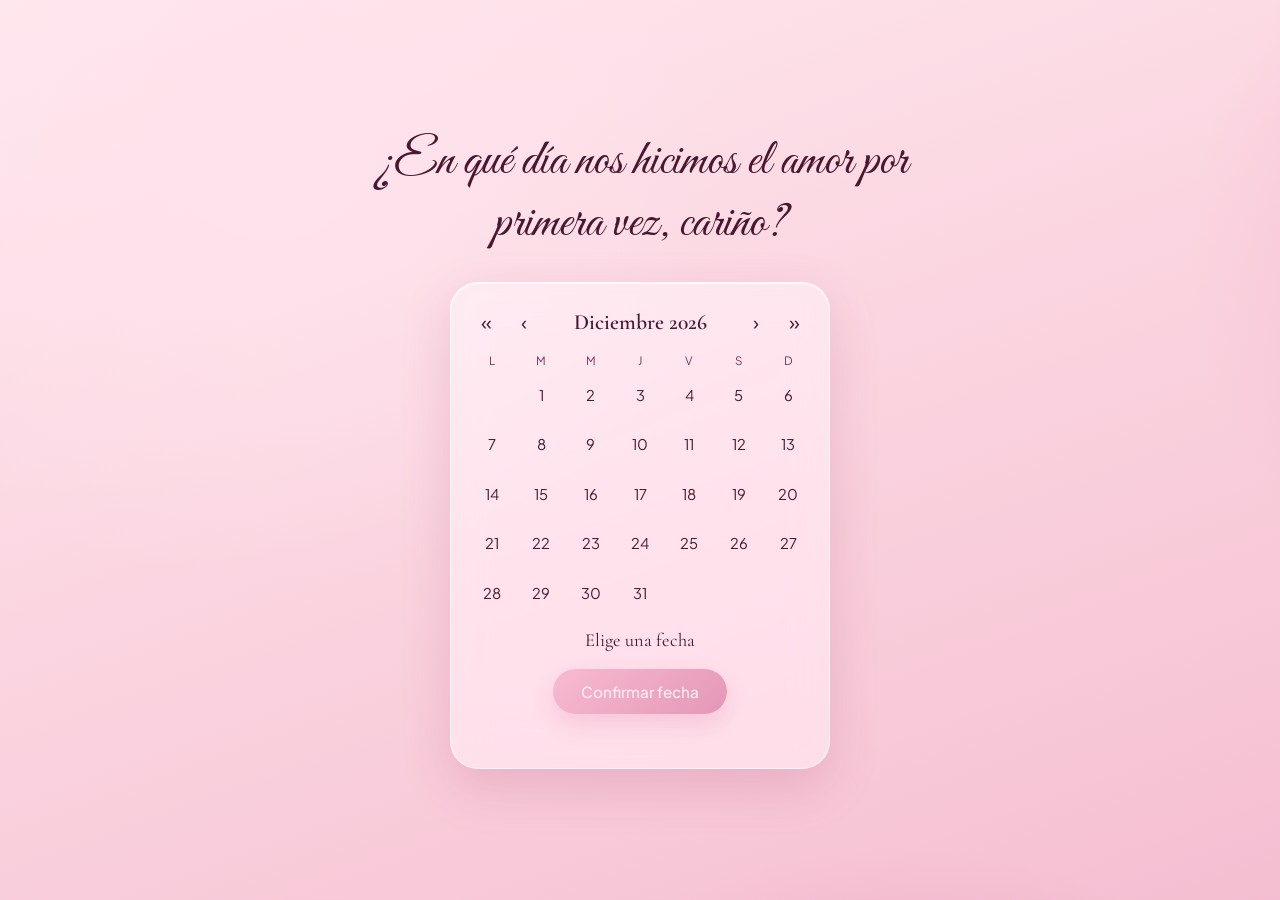
<file: mi-sitio-michelle/mi-sitio-michelle/index.html>
<!DOCTYPE html>
<html lang="es">
<head>
  <meta charset="UTF-8">
  <meta name="viewport" content="width=device-width, initial-scale=1, viewport-fit=cover">
  <meta name="theme-color" content="#f8c9d8">
  <meta name="robots" content="noindex, nofollow">
  <title>Para Michelle</title>
  <link rel="preconnect" href="https://fonts.googleapis.com">
  <link rel="preconnect" href="https://fonts.gstatic.com" crossorigin>
  <link href="https://fonts.googleapis.com/css2?family=Cormorant+Garamond:ital,wght@0,400;0,500;0,600;1,400;1,500&family=Great+Vibes&family=Plus+Jakarta+Sans:wght@300;400;500;600&display=swap" rel="stylesheet">
  <link rel="stylesheet" href="css/style.css">
</head>
<body>
  <div class="backdrop" aria-hidden="true"></div>
  <canvas id="bubbles" aria-hidden="true"></canvas>

  <!-- 1. CUENTA REGRESIVA -->
  <main id="screen-1" class="screen active" data-screen="1">
    <div class="center-stack">
      <p class="script">Nuestra historia se desbloquea pronto...</p>
      <div class="countdown" role="timer" aria-live="off">
        <div class="unit glass"><span class="num" id="cd-days">00</span><span class="lbl">días</span></div>
        <div class="unit glass"><span class="num" id="cd-hours">00</span><span class="lbl">horas</span></div>
        <div class="unit glass"><span class="num" id="cd-mins">00</span><span class="lbl">minutos</span></div>
        <div class="unit glass"><span class="num" id="cd-secs">00</span><span class="lbl">segundos</span></div>
      </div>
      <p class="hint">1 de octubre de 2026</p>
    </div>
    <div class="bypass-glow" id="bypass-glow"></div>
    <div class="bypass-bar"><i id="bypass-fill"></i></div>
  </main>

  <!-- 2. PIN -->
  <section id="screen-2" class="screen" data-screen="2">
    <div class="center-stack">
      <h1 class="script big">¿En qué día nos hicimos el amor por primera vez, cariño?</h1>

      <div class="pin glass" id="pin-card">
        <div class="cal-head">
          <button class="icon-btn" id="cal-prev-y" aria-label="Año anterior">«</button>
          <button class="icon-btn" id="cal-prev-m" aria-label="Mes anterior">‹</button>
          <div class="cal-title" id="cal-title" aria-live="polite">octubre 2026</div>
          <button class="icon-btn" id="cal-next-m" aria-label="Mes siguiente">›</button>
          <button class="icon-btn" id="cal-next-y" aria-label="Año siguiente">»</button>
        </div>
        <div class="cal-week" aria-hidden="true"><span>L</span><span>M</span><span>M</span><span>J</span><span>V</span><span>S</span><span>D</span></div>
        <div class="cal-grid" id="cal-grid" role="grid"></div>
        <p class="pin-selected" id="pin-selected">Elige una fecha</p>
        <button class="btn" id="pin-confirm" disabled>Confirmar fecha</button>
        <p class="pin-msg" id="pin-msg" role="status"></p>
      </div>
    </div>
  </section>

  <!-- 3. LA CARTA -->
  <section id="screen-3" class="screen scroll" data-screen="3">
    <article class="letter" id="letter">
      <h2 class="script greeting" id="letter-greeting"></h2>
      <div id="letter-body"></div>
      <div class="letter-end" id="letter-end">
        <button class="btn glow" id="letter-final"></button>
      </div>
      <p class="tap-hint" id="tap-hint">Toca la pantalla, hay burbujas</p>
    </article>
  </section>

  <!-- 4. SALA DE MÚSICA Y RECUERDOS -->
  <section id="screen-4" class="screen" data-screen="4">
    <div class="room">
      <div class="fragment-wrap" aria-live="polite">
        <blockquote class="fragment glass" id="fragment">
          <p id="fragment-text">Dale play a una canción y te dejo un recuerdo.</p>
        </blockquote>
      </div>

      <div class="player glass">
        <div class="now">
          <div class="now-title" id="now-title">—</div>
          <div class="now-artist" id="now-artist"></div>
        </div>

        <div class="progress">
          <span class="time" id="t-cur">0:00</span>
          <input type="range" id="seek" min="0" max="1000" value="0" aria-label="Progreso de la canción">
          <span class="time" id="t-dur">0:00</span>
        </div>

        <div class="controls">
          <button class="icon-btn round" id="btn-prev" aria-label="Canción anterior">
            <svg viewBox="0 0 24 24" width="20" height="20"><path d="M6 5h2v14H6zM20 5v14L9 12z" fill="currentColor"/></svg>
          </button>
          <button class="icon-btn round main" id="btn-play" aria-label="Reproducir">
            <svg class="i-play" viewBox="0 0 24 24" width="26" height="26"><path d="M8 5v14l11-7z" fill="currentColor"/></svg>
            <svg class="i-pause" viewBox="0 0 24 24" width="26" height="26"><path d="M7 5h4v14H7zM13 5h4v14h-4z" fill="currentColor"/></svg>
          </button>
          <button class="icon-btn round" id="btn-next" aria-label="Siguiente canción">
            <svg viewBox="0 0 24 24" width="20" height="20"><path d="M16 5h2v14h-2zM4 5v14l11-7z" fill="currentColor"/></svg>
          </button>
        </div>

        <button class="btn ghost" id="btn-memory">Otro recuerdo</button>

        <ul class="tracklist" id="tracklist"></ul>
      </div>
    </div>
  </section>

  <script src="data/data.js"></script>
  <script src="js/script.js"></script>
</body>
</html>
</file>
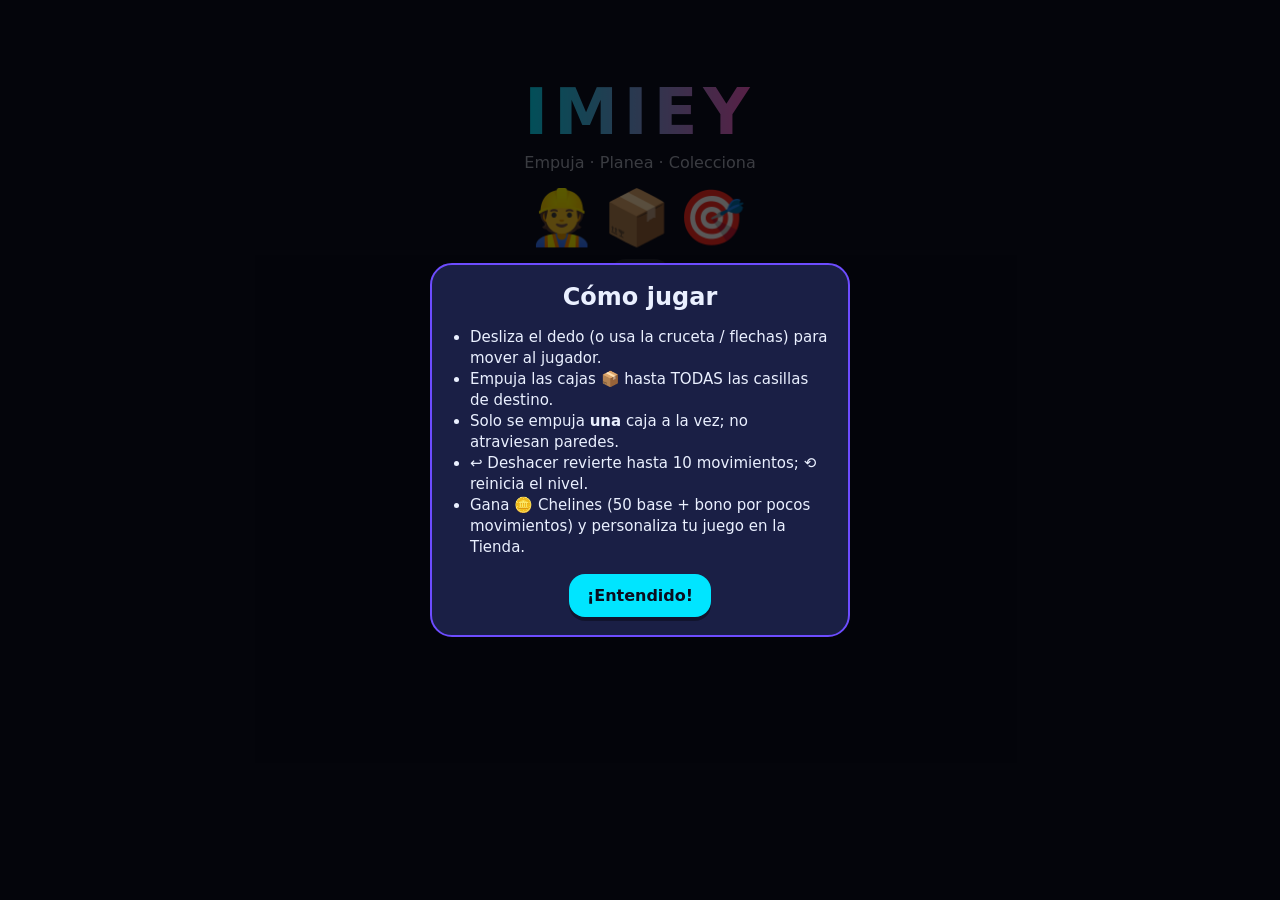
<file: IMIEY.html>
<!DOCTYPE html><html lang="es"><head><meta charset="utf-8">
<meta name="viewport" content="width=device-width,initial-scale=1,maximum-scale=1,user-scalable=no,viewport-fit=cover">
<meta name="theme-color" content="#0b0d1f"><title>IMIEY</title>
<style>
:root{--bg:#0b0d1f;--fl:#161a3a;--wl:#3b2a7a;--wl2:#6d4cff;--ac:#00e5ff;--tx:#eaf0ff;--cd:#1a1f45;box-sizing:border-box;padding-top:env(safe-area-inset-top,0px);padding-bottom:env(safe-area-inset-bottom,0px)}
*{box-sizing:inherit;-webkit-tap-highlight-color:transparent}
html,body{height:100%;margin:0;overflow:hidden;touch-action:none;user-select:none;-webkit-user-select:none;overscroll-behavior:none;background:var(--bg);color:var(--tx);font-family:system-ui,-apple-system,'Segoe UI',Roboto,sans-serif}
body{position:relative;max-width:480px;margin:0 auto}
.scr{position:absolute;inset:0;display:flex;flex-direction:column;align-items:center;padding:12px}
.hide{display:none!important}
.b{border:0;border-radius:16px;padding:12px 18px;font-weight:700;font-size:16px;font-family:inherit;color:var(--tx);background:var(--cd);box-shadow:0 4px 0 rgba(0,0,0,.35),0 0 0 2px var(--wl2) inset;transition:transform .08s,box-shadow .08s;cursor:pointer}
.b:active{transform:translateY(3px) scale(.95);box-shadow:0 1px 0 rgba(0,0,0,.35),0 0 0 2px var(--wl2) inset}
.b.p{background:var(--ac);color:var(--bg);box-shadow:0 4px 0 rgba(0,0,0,.35)}
.b:disabled{opacity:.4}
h1{font-size:64px;letter-spacing:6px;margin:7vh 0 0;background:linear-gradient(90deg,var(--ac),#ff5ac8,var(--ac));background-size:200%;-webkit-background-clip:text;background-clip:text;color:transparent;animation:sh 3s linear infinite}
@keyframes sh{to{background-position:200% 0}}
.sub{opacity:.7;margin:4px 0}.deco{font-size:54px;margin:10px 0;letter-spacing:8px}
.mb{display:flex;flex-direction:column;gap:12px;width:80%;margin-top:16px}
.chip{background:rgba(255,255,255,.1);padding:6px 12px;border-radius:99px;font-weight:700}
.top{display:flex;justify-content:space-between;align-items:center;width:100%}.top .b{padding:8px 14px}
.hud{display:flex;gap:8px;width:100%;margin:8px 0}.hud div{flex:1;background:rgba(255,255,255,.07);border-radius:12px;padding:5px;text-align:center;font-size:12px}.hud b{display:block;font-size:20px}
.tip{background:var(--ac);color:var(--bg);border-radius:12px;padding:8px 12px;font-size:13px;font-weight:600;width:100%;text-align:center}
#stage{flex:1;min-height:0;width:100%;display:flex;align-items:center;justify-content:center;overflow:hidden}
canvas{border-radius:10px}
.bot{display:flex;align-items:center;justify-content:space-between;width:100%;padding-top:6px}
.bot>.b{width:84px;height:64px;font-size:20px;display:flex;flex-direction:column;align-items:center;justify-content:center;padding:4px}.bot small{font-size:10px}
.dp{display:grid;grid-template-columns:repeat(3,52px);grid-auto-rows:52px;gap:6px}.dp .b{padding:0;font-size:20px}
#modal{position:fixed;inset:0;background:rgba(0,0,0,.65);display:none;align-items:center;justify-content:center;z-index:10;padding:16px}#modal.on{display:flex}
.box{background:var(--cd);border:2px solid var(--wl2);border-radius:22px;padding:18px;width:100%;max-width:420px;max-height:90%;overflow:auto;touch-action:pan-y;text-align:center;animation:pop .2s}
@keyframes pop{from{transform:scale(.85);opacity:0}}
.box h2{margin:0 0 8px}.box p,.box li{font-size:15px;line-height:1.4}.box ul{text-align:left;padding-left:20px}.big{font-size:60px}
.gr{display:grid;grid-template-columns:repeat(5,1fr);gap:8px;margin:12px 0}.lv{padding:8px 0;display:flex;flex-direction:column;align-items:center}.lv small{font-size:10px;color:#ffd23f;min-height:12px}
.tabs{display:flex;gap:6px;justify-content:center;margin:10px 0}
.it{display:flex;align-items:center;gap:10px;padding:8px;border-radius:14px;background:rgba(255,255,255,.06);margin:6px 0}.pv{width:48px;height:48px;font-size:34px;display:flex;align-items:center;justify-content:center}.nm{flex:1;text-align:left;font-weight:600}.sw{display:block;width:40px;height:40px;border-radius:10px;border:2px solid}
.ok{color:var(--ac)}.st{font-size:34px;color:#ffd23f}
input{width:100%;padding:12px;border-radius:12px;border:2px solid var(--wl2);background:var(--bg);color:var(--tx);font-size:20px;text-align:center;margin:12px 0;user-select:text;-webkit-user-select:text;touch-action:auto}
#toast{position:fixed;left:50%;bottom:12%;transform:translateX(-50%);background:#000c;color:#fff;padding:10px 16px;border-radius:12px;opacity:0;pointer-events:none;transition:opacity .2s;z-index:40}#toast.on{opacity:1}
.cf{position:fixed;inset:0;pointer-events:none;z-index:30;overflow:hidden}.cf span{position:absolute;top:-40px;animation:fall 2.4s linear forwards}@keyframes fall{to{transform:translateY(110vh) rotate(360deg)}}
</style></head><body>
<section id="menu" class="scr"><h1>IMIEY</h1><p class="sub">Empuja · Planea · Colecciona</p><div class="deco">👷📦🎯</div><span class="chip" id="mc"></span>
<div class="mb"><button class="b p" data-a="play" id="pl">Jugar</button><button class="b" data-a="lvls">🗺️ Niveles</button><button class="b" data-a="shop">🛍️ Tienda</button><button class="b" data-a="code">🔑 Códigos</button><button class="b" data-a="help">❓ Cómo jugar</button></div></section>
<section id="game" class="scr hide">
<div class="top"><button class="b" data-a="menu">☰</button><b id="ttl">Nivel 1</b><span class="chip" id="gc"></span></div>
<div class="hud"><div>Movimientos<b id="mv">0</b></div><div>Récord<b id="bs">–</b></div><div>Par<b id="pr">0</b></div></div>
<div id="tip" class="tip hide"></div>
<div id="stage"><canvas id="cv"></canvas></div>
<div class="bot"><button class="b" data-a="undo" id="ub">↩</button>
<div class="dp"><i></i><button class="b" data-d="0,-1">▲</button><i></i><button class="b" data-d="-1,0">◀</button><button class="b" data-d="0,1">▼</button><button class="b" data-d="1,0">▶</button></div>
<button class="b" data-a="reset">⟲<small>Reiniciar</small></button></div></section>
<div id="modal"></div><div id="toast"></div>
<script>
const $=s=>document.querySelector(s),M=$('#modal'),cv=$('#cv'),ctx=cv.getContext('2d');
const LV=[{"m":["#######","#     #","#@ $ .#","#     #","#######"],"p":3},{"m":["#######","#     #","#@ $ .#","#     #","#  $ .#","#######"],"p":9},{"m":["######","#   .#","# $  #","# @  #","#    #","######"],"p":5},{"m":["######","#    #","#   .#","#  $@#","#    #","######"],"p":6},{"m":["######","#    #","#    #","#  $ #","#. @ #","######"],"p":7},{"m":["######","# $ .#","#. $@#","#    #","#    #","######"],"p":10},{"m":["#######","##    #","#     #","# . $ #","# $ @.#","#     #","#######"],"p":10},{"m":["#######","#  #  #","#   $ #","#   + #","##  $ #","# .   #","#######"],"p":13},{"m":["#######","#   . #","#     #","#     #","#  $@ #","# $.  #","#######"],"p":14},{"m":["#######","#  .  #","# $#@.#","#   $ #","#     #","#     #","#######"],"p":15},{"m":["#######","#     #","# @$ $#","#     #","#.   .#","## #  #","#     #","#######"],"p":14},{"m":["#######","# #   #","# . @ #","#   $ #","#  .  #","## $  #","##    #","#######"],"p":11},{"m":["#######","#  #  #","#  .  #","#   #.#","#  $  #","# $   #","# @   #","#######"],"p":13},{"m":["#######","#    .#","# @$  #","## .# #","# $   #","#   # #","# #   #","#######"],"p":15},{"m":["#######","###   #","# .   #","#   $@#","#   # #","# #   #","#.  $ #","#######"],"p":14},{"m":["#######","#.    #","# $   #","# #  ##","# #   #","#   # #","# @$ .#","#######"],"p":17},{"m":["#######","#.  # #","# $@# #","#     #","#  #$ #","#. $. #","#  #  #","#######"],"p":19},{"m":["#######","#     #","#  $ ##","#  .  #","###   #","# $ $.#","#   + #","#######"],"p":19},{"m":["########","#   #  #","#   $@ #","# # .  #","#     ##","#$#    #","#.   #*#","#      #","########"],"p":21},{"m":["########","#      #","#     $#","#   $  #","## # # #","#  # @.#","#    $##","# .  . #","########"],"p":22},{"m":["########","# .  $ #","#.   $ #","###    #","# @$ . #","#  #   #","#    ###","#    ###","########"],"p":18},{"m":["########","#      #","#    $ #","# # $@ #","# .    #","#  ##  #","#.     #","#   * ##","########"],"p":20},{"m":["########","# .#  ##","#.$    #","# @ # .#","#$ #   #","#   .  #","## $  $#","#      #","########"],"p":21},{"m":["########","#      #","#  $+$$#","#      #","# *##  #","#     .#","#.     #","#  #   #","########"],"p":55},{"m":["########","#  #   #","# $    #","#     ##","#   .  #","#   .  #","#@$  **#","#      #","########"],"p":20},{"m":["########","#      #","#$#  # #","#.##+  #","#   $  #","#  $   #","#     .#","#      #","########"],"p":22},{"m":["########","# #    #","#   #$ #","#  .#. #","#   $@ #","#  # . #","#  ##$ #","#      #","########"],"p":26},{"m":["########","#      #","##$. $ #","## $   #","#  @.# #","#      #","###   .#","####   #","########"],"p":26},{"m":["########","#      #","#  $ ###","#. .*  #","# ##   #","#  $@  #","#  # $ #","#.     #","########"],"p":88},{"m":["########","# # #  #","#. .   #","#    $ #","# #  @ #","# *  $ #","# * #  #","#     ##","########"],"p":96},{"m":["#########","#       #","# # *  .#","# #@$   #","#   #. .#","#     $ #","##      #","#  #  $ #","#       #","#########"],"p":104},{"m":["#########","#    #  #","#.  $.  #","#  #@$  #","##  #*  #","#  .$ # #","# .     #","##$     #","#       #","#########"],"p":112},{"m":["#########","#       #","# #   # #","#  .$...#","#    $  #","##$   # #","# @$. # #","# $     #","#  #    #","#########"],"p":120},{"m":["#########","#      ##","#.*   $ #","# #     #","# @$    #","#.$  .$ #","#   # # #","#      ##","#   .   #","#########"],"p":128},{"m":["#########","#.#     #","#@ # #$ #","#*$     #","#    .  #","#.   $  #","#  #    #","#       #","##  # * #","#########"],"p":136},{"m":["########","#      #","## $   #","#      #","#    $ #","#  # # #","# $  # #","#.@ . .#","########"],"p":88},{"m":["########","#    # #","#    $ #","# ##   #","#      #","# .  $ #","# $..@ #","#    # #","########"],"p":92},{"m":["########","#. .   #","# $    #","#      #","#     .#","#      #","# $ $  #","# @    #","########"],"p":96},{"m":["########","#      #","##@$   #","#. .   #","# *    #","#      #","#   $  #","# #    #","########"],"p":100},{"m":["########","#    . #","# .  . #","#      #","# $  $ #","##@    #","# $    #","#      #","########"],"p":104},{"m":["########","#  .   #","# .# # #","#      #","##     #","#  $$  #","#  .@$ #","#      #","########"],"p":108},{"m":["########","#.     #","#   $  #","#      #","# $ #$##","#   #@ #","#    . #","#.#    #","########"],"p":112},{"m":["########","#      #","# $# $ #","#  .  ##","#      #","# @    #","# $ .# #","#  .  ##","########"],"p":116},{"m":["########","## #.# #","#      #","# $ $  #","# # .  #","# .   ##","#  $ $ #","# #  + #","########"],"p":120},{"m":["########","#     .#","#  $ # #","# $#. .#","#  #   #","#  ##  #","# $    #","#  @*  #","########"],"p":124},{"m":["########","#      #","#    . #","##     #","#  $*# #","#$  @  #","#.#  $ #","# #.  ##","########"],"p":128},{"m":["########","#      #","#$$    #","#  .   #","# * $  #","#.  @  #","# ##.###","#      #","########"],"p":132},{"m":["########","#   $ .#","#   #  #","# @$  .#","# $    #","#  $   #","#    ..#","# #   ##","########"],"p":136},{"m":["#########","#     . #","# $. $@ #","#       #","# ##  $##","##      #","#    .  #","#  # .$ #","# #     #","#########"],"p":140},{"m":["#########","#   #   #","#$@$ ## #","# $     #","#  #    #","#. .#   #","#. # *  #","#      ##","# #   ###","#########"],"p":144},{"m":["#########","#     ..#","# $  $ ##","#       #","# # ##  #","#.      #","#   #   #","# $  *@ #","#     ###","#########"],"p":148},{"m":["#########","#       #","# $   # #","#       #","###  $  #","## . . ##","## $@#.*#","#    #  #","#    ##*#","#########"],"p":152},{"m":["#########","#  #    #","#  ##$. #","#.      #","#   #$  #","#$$ #   #","#.# @$.##","#      .#","#     # #","#########"],"p":156},{"m":["#########","##      #","##   *# #","#.#  .@ #","# #  #$ #","#  $    #","#   $#  #","#    .$ #","#  .    #","#########"],"p":160},{"m":["#########","##  .  ##","#. .##  #","#      ##","#. $ $  #","#  @    #","# # $ $ #","# $.  # #","#     # #","#########"],"p":164},{"m":["#########","#. @$   #","### $ # #","# .$    #","# $     #","#  #  . #","#  #    #","# $ .   #","#    .# #","#########"],"p":168},{"m":["#########","#  .  # #","#  .    #","# #   $ #","#     $@#","##$   $ #","#       #","#   #   #","#*. #. ##","#########"],"p":172},{"m":["#########","#       #","#$$# #$ #","# .     #","# .   @ #","#. #.#$ #","#  # #  #","##  ##  #","#  *  ###","#########"],"p":176},{"m":["#########","#   ..  #","# . $ $ #","#       #","## @$  ##","#       #","#   # . #","# $.$ # #","#    ## #","#########"],"p":180},{"m":["#########","#       #","#   $@$ #","#  . #*##","# $.# # #","#   #   #","#   .   #","#.$   # #","#  # ####","#########"],"p":184},{"m":["#########","#  .@   #","## #*   #","#       #","#$      #","# $  .  #","# $     #","#.      #","#    ## #","#########"],"p":120},{"m":["#########","#  #    #","#  @#   #","#  $   .#","#   .*  #","#       #","#     # #","#  $   $#","# # .   #","#########"],"p":120},{"m":["#########","#       #","# *    .#","#    #  #","#   # @ #","#   # $ #","# $ # . #","#       #","###  .$ #","#########"],"p":124},{"m":["#########","# .#.   #","#   $ ###","# .     #","#      ##","#  . $  #","# ## @  #","# $ $   #","#     # #","#########"],"p":124},{"m":["#########","#       #","#       #","#  #@$  #","##$.   .#","#  ##  ##","#    $  #","# .   * #","# #     #","#########"],"p":128},{"m":["#########","#    . .#","# #   @ #","#    *$$#","#  #    #","# # #   #","#       #","#  #  $ #","#   .   #","#########"],"p":128},{"m":["#########","##     .#","#     $$#","# $    .#","##  #   #","###   # #","#   # @ #","#    .$ #","# .     #","#########"],"p":132},{"m":["#########","# $.    #","#.$   # #","#@.#  . #","#$# #   #","#    #  #","#  #   ##","#  $    #","#       #","#########"],"p":132},{"m":["#########","#.      #","#$$     #","#  #   ##","# .  #  #","#  . $@ #","#   . # #","##    $ #","#       #","#########"],"p":136},{"m":["#########","# $   . #","# #  $ .#","#    @  #","# $  $# #","#       #","# #    .#","#       #","#   .# ##","#########"],"p":136},{"m":["#########","#       #","#    #$$#","#      .#","##  @  .#","# $#$   #","#     # #","#      ##","#.    . #","#########"],"p":140},{"m":["#########","# @$  .##","## $    #","###     #","#   $   #","#   *  ##","# #.  ###","# #    .#","#   #   #","#########"],"p":140},{"m":["#########","#       #","#  # $  #","#   #   #","##  .   #","###$ @  #","# # #*  #","# #     #","#*   .  #","#########"],"p":144},{"m":["#########","#       #","#* # $# #","## $ .  #","#@$     #","#     # #","#.    . #","#  #  * #","#  #    #","#########"],"p":144},{"m":["#########","#.    $ #","#       #","#      .#","#..$@$ .#","#       #","# $     #","#$      #","#       #","#########"],"p":148},{"m":["#########","## .. * #","##   .$ #","# # $ . #","#@$     #","##      #","### #   #","##    $ #","#      ##","#########"],"p":148},{"m":["#########","#   #   #","#  # . .#","#  $@  $#","## $  # #","#    #  #","# .  $  #","# . #   #","# $  .  #","#########"],"p":152},{"m":["#########","#       #","##*# $ @#","#      $#","#    #  #","# .     #","##    $ #","#  $   .#","#.   # .#","#########"],"p":152},{"m":["#########","#       #","#  *. + #","#     $ #","#       #","#     $ #","##  . # #","# $ $   #","#    .  #","#########"],"p":156},{"m":["#########","#  # .  #","# # $ $ #","#      .#","#  #  $ #","#  @$.  #","##  #.  #","# $    .#","#       #","#########"],"p":156},{"m":["##########","#        #","##    $$ #","#  . #   #","#      . #","##   $$  #","#    @  .#","##  #  # #","#.     #*#","## # #   #","##########"],"p":160},{"m":["##########","#        #","#    @$  #","#  . $## #","#  .     #","#* ..    #","#   $    #","#        #","# # $ #  #","#        #","##########"],"p":160},{"m":["##########","#  $+   .#","# #   *# #","#      # #","#     #. #","#     #$ #","#     * ##","#    #   #","# $    # #","#        #","##########"],"p":164},{"m":["##########","#  #. ####","# @$.  ###","#      ###","# # $    #","#       .#","#   $ #  #","#   ##   #","# # *#*###","#        #","##########"],"p":164},{"m":["##########","#     # ##","#        #","###    # #","#      ..#","#$$#     #","#. #   # #","#.  $+   #","#  $#  $ #","#      ###","##########"],"p":168},{"m":["##########","##   ##  #","#  *@ ## #","##  $ #  #","#    #   #","#  ..  $ #","# ##..   #","#     $  #","# $   ## #","#        #","##########"],"p":168},{"m":["##########","#   #   ##","#   $ $  #","# $   .. #","# .      #","##.*     #","#       ##","#  #     #","# # $  * #","#   @    #","##########"],"p":172},{"m":["##########","#        #","#$$    $ #","#    #   #","#.    ##.#","#  .   $ #","#  .   # #","# *.$  # #","# @#     #","#  # #   #","##########"],"p":172},{"m":["##########","#   .    #","#   $@$# #","##  #    #","# #   .  #","#. $#.   #","#$   .$  #","#        #","#     .$ #","# #  #   #","##########"],"p":176},{"m":["##########","#        #","##   @*  #","##    $  #","#    $ # #","#   # .  #","# #      #","# *#     #","#  * ##  #","# $. .   #","##########"],"p":176},{"m":["##########","#        #","# *$$    #","# * # #  #","# #. #   #","# .#     #","#    $  .#","##       #","# ##.  $@#","#        #","##########"],"p":180},{"m":["##########","#   ##   #","#    .   #","# $##   *#","##       #","#    # $ #","# $ $   .#","#   @#  .#","# .#     #","#    ##* #","##########"],"p":180},{"m":["##########","#    #   #","#    $   #","## .#$ $##","# #      #","#     .# #","#        #","#   .   .#","#  *   $ #","# #.  $@ #","##########"],"p":184},{"m":["##########","#.  #    #","#  $$ $# #","# $      #","#.@ .#.$ #","# #  #  ##","##   $   #","#### .  ##","## .   ###","#     ####","##########"],"p":184},{"m":["##########","#  # # $.#","#  #   # #","# .     ##","#   .$ * #","#     #  #","# #    # #","# . $@ # #","# $      #","#. $     #","##########"],"p":188},{"m":["##########","# *.#.#  #","# *      #","# $      #","# $  .   #","#    #   #","# $      #","#     $@ #","#  #  .# #","#   #  # #","##########"],"p":188},{"m":["##########","# # #    #","# $     *#","#        #","# ##   *.#","#    .  .#","# #    $ #","#  .     #","#   $@ #$#","#  #     #","##########"],"p":192},{"m":["##########","#       .#","# #$ ##$ #","#       .#","#$ # $   #","#.. #    #","#   #  * #","#        #","# $      #","# @#    .#","##########"],"p":192},{"m":["##########","# #*  ####","#  .   ###","# $#     #","##   # $ #","# $# #  .#","# $  .  .#","# ###   .#","#   $@   #","#        #","##########"],"p":196}];
const SAVE='imiey_v1',PL={worker:'👷',robot:'🤖',cat:'🐱',alien:'👽',knight:'🛡️'};
const SH={
p:{n:'Skins de Jugador',ic:'👷',it:[['worker','Trabajador',0],['robot','Robot Cyber',100],['cat','Gato Puzzlero',200],['alien','Extraterrestre',350],['knight','Caballero',500]]},
b:{n:'Skins de Cajas',ic:'📦',it:[['wood','Caja de Madera',0],['neon','Cubo Neón',100],['chest','Cofre del Tesoro',200],['card','Caja de Cartón',300],['gold','Bloque de Oro',500]]},
t:{n:'Casillas de Destino',ic:'🎯',it:[['red','Punto Rojo',0],['rune','Runa Mágica',120],['cross','Mira Cyberpunk',180],['ring','Círculo de Energía',250]]},
h:{n:'Temas de Color',ic:'🎨',it:[['neon','Modo Oscuro / Neón',0],['pastel','Pastel Soft',150],['gb','GameBoy Retro',250],['ocean','Ocean Deep',300],['gold','Cyberpunk Gold',400]]}};
const TH={
neon:{bg:'#0b0d1f',fl:'#161a3a',wl:'#3b2a7a',wl2:'#6d4cff',ac:'#00e5ff',tx:'#eaf0ff',cd:'#1a1f45'},
pastel:{bg:'#fdf2f8',fl:'#fff7ed',wl:'#c4b5fd',wl2:'#a78bfa',ac:'#f472b6',tx:'#4b3a5a',cd:'#ffffff'},
gb:{bg:'#0f380f',fl:'#8bac0f',wl:'#306230',wl2:'#0f380f',ac:'#9bbc0f',tx:'#e0f8d0',cd:'#306230'},
ocean:{bg:'#041e3a',fl:'#0b3a5e',wl:'#0e5a8a',wl2:'#1a8fc9',ac:'#3ee0cf',tx:'#e6f7ff',cd:'#08305a'},
gold:{bg:'#120f05',fl:'#221c0a',wl:'#4a3a10',wl2:'#c9a227',ac:'#ffd23f',tx:'#fff4cc',cd:'#2a2208'}};
const BX={wood:['#b9814a','#6b4423','x'],neon:['#0a0a1a','#00f0ff','n'],chest:['#8a4b1f','#ffd24a','l'],card:['#d7b07a','#9a7443','t'],gold:['#ffd700','#b8860b','g']};
const MSG={1:'👆 Desliza o usa la cruceta para moverte. Empuja la caja hasta el punto marcado y gana Chelines 🪙',2:'Solo puedes empujar UNA caja a la vez y nunca contra una pared. ¿Error? Usa ↩ Deshacer (hasta 10 movimientos).'};
function def(){return{coins:0,max:1,best:{},stars:{},bonus:{},own:{p:['worker'],b:['wood'],t:['red'],h:['neon']},eq:{p:'worker',b:'wood',t:'red',h:'neon'},code:false,tut:false}}
function load(){try{const d=JSON.parse(localStorage.getItem(SAVE));if(d)return{...def(),...d}}catch(e){}return def()}
function save(){try{localStorage.setItem(SAVE,JSON.stringify(S))}catch(e){}}
let S=load();if(S.code)S.max=LV.length;let lv=1,WL,TG,B,P,Wd,Hd,tile=30,moves=0,hist=[],won=false,tab='p';
const vib=p=>{try{navigator.vibrate&&navigator.vibrate(p)}catch(e){}};
function toast(t){const e=$('#toast');e.textContent=t;e.classList.add('on');clearTimeout(toast.t);toast.t=setTimeout(()=>e.classList.remove('on'),1800)}
function modal(h){M.innerHTML='<div class="box">'+h+'</div>';M.classList.add('on')}
function close(){M.classList.remove('on')}
function confetti(){const f=document.createElement('div');f.className='cf';for(let i=0;i<26;i++){const s=document.createElement('span');s.textContent=['🎉','✨','🪙','⭐'][i%4];s.style.cssText=`left:${Math.random()*100}%;animation-delay:${Math.random()*.8}s;font-size:${18+Math.random()*16}px`;f.appendChild(s)}document.body.appendChild(f);setTimeout(()=>f.remove(),3500)}
function theme(){const T=TH[S.eq.h];for(const k in T)document.documentElement.style.setProperty('--'+k,T[k]);$('meta[name=theme-color]').content=T.bg}
function upd(){$('#mc').textContent=$('#gc').textContent='🪙 '+S.coins;$('#pl').textContent=S.max>1?`Continuar (Nivel ${Math.min(S.max,LV.length)})`:'Jugar'}
function show(s){$('#menu').classList.toggle('hide',s!='menu');$('#game').classList.toggle('hide',s!='game');upd()}
// ---------- dibujo ----------
function rr(c,x,y,w,h,r){c.beginPath();c.moveTo(x+r,y);c.arcTo(x+w,y,x+w,y+h,r);c.arcTo(x+w,y+h,x,y+h,r);c.arcTo(x,y+h,x,y,r);c.arcTo(x,y,x+w,y,r);c.closePath()}
function box(c,x,y,s,id,on){const [f,e,m]=BX[id],p=s*.08,w=s-p*2;c.save();
if(m=='n'||on){c.shadowColor=on?'#4dff88':e;c.shadowBlur=s*.3}
rr(c,x+p,y+p,w,w,s*.12);c.fillStyle=f;c.fill();c.lineWidth=s*.07;c.strokeStyle=on?'#4dff88':e;c.stroke();
c.shadowBlur=0;c.strokeStyle=e;c.fillStyle=e;c.lineWidth=s*.06;c.beginPath();
if(m=='x'){c.moveTo(x+p*2,y+p*2);c.lineTo(x+s-p*2,y+s-p*2);c.moveTo(x+s-p*2,y+p*2);c.lineTo(x+p*2,y+s-p*2)}
else if(m=='l'){c.moveTo(x+p,y+s*.38);c.lineTo(x+s-p,y+s*.38);c.rect(x+s*.43,y+s*.33,s*.14,s*.18)}
else if(m=='t'){c.moveTo(x+s/2,y+p);c.lineTo(x+s/2,y+s*.5)}
else if(m=='g'){c.strokeStyle='#fff6b0';c.moveTo(x+s*.25,y+s*.3);c.lineTo(x+s*.45,y+s*.3);c.moveTo(x+s*.25,y+s*.42);c.lineTo(x+s*.35,y+s*.42)}
else{c.moveTo(x+p*2,y+s/2);c.lineTo(x+s-p*2,y+s/2);c.moveTo(x+s/2,y+p*2);c.lineTo(x+s/2,y+s-p*2)}
c.stroke();c.restore()}
function tgt(c,x,y,s,id){const cx=x+s/2,cy=y+s/2;c.save();c.lineWidth=s*.06;c.lineCap='round';
if(id=='red'){c.fillStyle='#ff3b3b';c.shadowColor='#f00';c.shadowBlur=s*.25;c.beginPath();c.arc(cx,cy,s*.17,0,7);c.fill()}
else if(id=='rune'){c.strokeStyle=c.fillStyle='#b388ff';c.shadowColor='#b388ff';c.shadowBlur=s*.3;c.beginPath();c.arc(cx,cy,s*.3,0,7);c.stroke();c.font=`${s*.4}px sans-serif`;c.textAlign='center';c.textBaseline='middle';c.fillText('✦',cx,cy)}
else if(id=='cross'){c.strokeStyle='#0ff';c.shadowColor='#0ff';c.shadowBlur=s*.25;c.beginPath();c.arc(cx,cy,s*.22,0,7);c.moveTo(cx-s*.38,cy);c.lineTo(cx-s*.1,cy);c.moveTo(cx+s*.1,cy);c.lineTo(cx+s*.38,cy);c.moveTo(cx,cy-s*.38);c.lineTo(cx,cy-s*.1);c.moveTo(cx,cy+s*.1);c.lineTo(cx,cy+s*.38);c.stroke()}
else{c.strokeStyle='#ffe14d';c.shadowColor='#ffb300';c.shadowBlur=s*.3;c.beginPath();c.arc(cx,cy,s*.32,0,7);c.stroke();c.beginPath();c.arc(cx,cy,s*.16,0,7);c.stroke()}
c.restore()}
const wall=(x,y)=>y<0||x<0||y>=Hd||x>=Wd||WL[y][x];
const near=(x,y)=>{for(let j=-1;j<=1;j++)for(let i=-1;i<=1;i++){const a=x+i,b=y+j;if(a>=0&&b>=0&&a<Wd&&b<Hd&&!WL[b][a])return 1}return 0};
function draw(){const T=TH[S.eq.h],c=ctx,s=tile;c.clearRect(0,0,Wd*s,Hd*s);
for(let y=0;y<Hd;y++)for(let x=0;x<Wd;x++){
if(WL[y][x]){if(!near(x,y))continue;rr(c,x*s+1,y*s+1,s-2,s-2,s*.18);c.fillStyle=T.wl;c.fill();c.strokeStyle=T.wl2;c.lineWidth=s*.07;c.stroke()}
else{c.fillStyle=T.fl;c.fillRect(x*s,y*s,s,s);c.strokeStyle='rgba(255,255,255,.06)';c.lineWidth=1;c.strokeRect(x*s,y*s,s,s);if(TG[y][x])tgt(c,x*s,y*s,s,S.eq.t)}}
B.forEach(([x,y])=>box(c,x*s,y*s,s,S.eq.b,TG[y][x]));
c.font=`${s*.72}px "Apple Color Emoji","Segoe UI Emoji","Noto Color Emoji",sans-serif`;c.textAlign='center';c.textBaseline='middle';c.fillText(PL[S.eq.p],P[0]*s+s/2,P[1]*s+s/2+s*.04)}
function fit(){const r=$('#stage').getBoundingClientRect();tile=Math.max(8,Math.floor(Math.min((r.width-4)/Wd,(r.height-4)/Hd)));const d=devicePixelRatio||1;cv.style.width=Wd*tile+'px';cv.style.height=Hd*tile+'px';cv.width=Wd*tile*d;cv.height=Hd*tile*d;ctx.setTransform(d,0,0,d,0,0);draw()}
// ---------- juego ----------
function start(n){lv=n;const L=LV[n-1],rows=L.m;Hd=rows.length;Wd=Math.max(...rows.map(r=>r.length));WL=[];TG=[];B=[];
rows.forEach((r,y)=>{WL[y]=[];TG[y]=[];for(let x=0;x<Wd;x++){const c=r[x]||' ';WL[y][x]=c=='#';TG[y][x]='.*+'.includes(c);if('$*'.includes(c))B.push([x,y]);if('@+'.includes(c))P=[x,y]}});
moves=0;hist=[];won=false;show('game');$('#ttl').textContent='Nivel '+n;$('#pr').textContent=L.p;$('#tip').classList.toggle('hide',!MSG[n]);$('#tip').textContent=MSG[n]||'';hud();fit()}
function hud(){$('#mv').textContent=moves;$('#bs').textContent=S.best[lv]||'–';$('#ub').innerHTML=`↩<small>Deshacer ${hist.length}/10</small>`}
function mv(dx,dy){if(won||M.classList.contains('on'))return;const nx=P[0]+dx,ny=P[1]+dy;if(wall(nx,ny))return;
const bi=B.findIndex(b=>b[0]==nx&&b[1]==ny);let push=0;
if(bi>=0){const x2=nx+dx,y2=ny+dy;if(wall(x2,y2)||B.some(b=>b[0]==x2&&b[1]==y2)){vib(5);return}
snap();B[bi]=[x2,y2];push=1}else snap();
P=[nx,ny];moves++;vib(push?22:8);draw();hud();if(B.every(b=>TG[b[1]][b[0]]))fin()}
function snap(){hist.push({P:[...P],B:B.map(b=>[...b]),m:moves});if(hist.length>10)hist.shift()}
function undo(){if(won||!hist.length)return;const h=hist.pop();P=h.P;B=h.B;moves=h.m;vib(10);draw();hud()}
function fin(){won=true;vib([40,40,80]);const par=LV[lv-1].p,st=moves<=par?3:moves<=Math.ceil(par*1.4)?2:1,bn=st==3?50:st==2?25:0;
let gain=S.stars[lv]?0:50;const ob=S.bonus[lv]||0;if(bn>ob){gain+=bn-ob;S.bonus[lv]=bn}
S.coins+=gain;S.best[lv]=Math.min(S.best[lv]||1e9,moves);S.stars[lv]=Math.max(S.stars[lv]||0,st);S.max=Math.max(S.max,Math.min(LV.length,lv+1));save();upd();hud();
setTimeout(()=>{confetti();modal(`<h2>¡Nivel Completado!</h2><div class="st">${'★'.repeat(st)}${'☆'.repeat(3-st)}</div><p>Movimientos: <b>${moves}</b> (par ${par})<br>Récord: <b>${S.best[lv]}</b></p><p class="ok"><b>+${gain} Chelines 🪙</b></p>`+(lv<LV.length?'<button class="b p" data-a="next">Siguiente ▶</button> ':'<p>🏆 ¡Has completado IMIEY!</p>')+'<button class="b" data-a="rep">Repetir</button> <button class="b" data-a="lvls">Niveles</button>')},380)}
// ---------- menús ----------
function help(){modal(`<h2>Cómo jugar</h2><ul><li>Desliza el dedo (o usa la cruceta / flechas) para mover al jugador.</li><li>Empuja las cajas 📦 hasta TODAS las casillas de destino.</li><li>Solo se empuja <b>una</b> caja a la vez; no atraviesan paredes.</li><li>↩ Deshacer revierte hasta 10 movimientos; ⟲ reinicia el nivel.</li><li>Gana 🪙 Chelines (50 base + bono por pocos movimientos) y personaliza tu juego en la Tienda.</li></ul><button class="b p" data-a="x">¡Entendido!</button>`)}
function lvls(){let h='<h2>Niveles</h2><div class="gr">';for(let i=1;i<=LV.length;i++){const u=i<=S.max,s=S.stars[i]||0;h+=`<button class="b lv" ${u?'':'disabled'} data-a="go" data-v="${i}">${u?i:'🔒'}<small>${u?'★'.repeat(s)+'☆'.repeat(3-s):''}</small></button>`}modal(h+'</div><button class="b" data-a="x">Cerrar</button>')}
function prev(k,id){if(k=='p')return PL[id];if(k=='h'){const t=TH[id];return `<i class="sw" style="background:linear-gradient(135deg,${t.bg} 50%,${t.ac} 50%);border-color:${t.wl2}"></i>`}
const c=document.createElement('canvas');c.width=c.height=56;const x=c.getContext('2d');x.fillStyle=TH[S.eq.h].fl;x.fillRect(0,0,56,56);k=='b'?box(x,0,0,56,id,0):tgt(x,0,0,56,id);return `<img src="${c.toDataURL()}" width="44" height="44" alt="">`}
function shop(){let h=`<h2>Tienda</h2><span class="chip">🪙 ${S.coins}</span><div class="tabs">`+Object.keys(SH).map(k=>`<button class="b ${k==tab?'p':''}" data-a="tab" data-v="${k}">${SH[k].ic}</button>`).join('')+`</div><h3>${SH[tab].n}</h3>`;
SH[tab].it.forEach(([id,nm,pr])=>{const own=S.own[tab].includes(id),eq=S.eq[tab]==id;h+=`<div class="it"><span class="pv">${prev(tab,id)}</span><span class="nm">${nm}</span>`+(eq?'<b class="ok">Equipado</b>':own?`<button class="b" data-a="eq" data-v="${id}">Equipar</button>`:`<button class="b p" data-a="buy" data-v="${id}">🪙 ${pr}</button>`)+'</div>'});
modal(h+'<button class="b" data-a="x">Cerrar</button>')}
function equip(id){S.eq[tab]=id;save();if(tab=='h')theme();shop()}
function buy(id){const pr=SH[tab].it.find(i=>i[0]==id)[2];if(S.coins<pr){toast('Chelines insuficientes 🪙');return}S.coins-=pr;S.own[tab].push(id);upd();equip(id)}
function codes(){modal('<h2>🔑 Códigos</h2><p>Introduce tu código secreto</p><input id="ci" inputmode="numeric" autocomplete="off" placeholder="Código"><button class="b p" data-a="redeem">Canjear</button> <button class="b" data-a="x">Cerrar</button>')}
function redeem(){const v=$('#ci').value.trim();if(v!=='080508'){toast('Código inválido');return}
if(S.code){toast('Este código ya fue canjeado ✔');return}
S.code=true;S.coins+=999999;S.max=LV.length;for(const k in SH)S.own[k]=SH[k].it.map(i=>i[0]);save();upd();
modal('<div class="big">🎉</div><h2>¡CÓDIGO SECRETO ACTIVADO!</h2><p>TODO EL CONTENIDO HA SIDO DESBLOQUEADO</p><p>+999,999 🪙 · '+LV.length+' niveles · todas las skins y temas</p><button class="b p" data-a="x">¡Genial!</button>');confetti()}
function act(a,v){switch(a){
case'play':start(Math.min(S.max,LV.length));break;case'lvls':lvls();break;case'shop':shop();break;case'code':codes();break;case'help':help();break;
case'menu':show('menu');break;case'x':close();break;case'go':close();start(+v);break;case'next':close();start(lv+1);break;case'rep':close();start(lv);break;
case'undo':undo();break;case'reset':start(lv);break;case'tab':tab=v;shop();break;case'eq':equip(v);break;case'buy':buy(v);break;case'redeem':redeem();break}}
// ---------- entrada ----------
document.addEventListener('click',e=>{const a=e.target.closest('[data-a]');if(a)act(a.dataset.a,a.dataset.v)});
document.addEventListener('pointerdown',e=>{const d=e.target.closest('[data-d]');if(d){e.preventDefault();const[x,y]=d.dataset.d.split(',').map(Number);mv(x,y)}});
let sx=null,sy=0;const stage=$('#stage');
stage.addEventListener('pointerdown',e=>{sx=e.clientX;sy=e.clientY});
stage.addEventListener('pointermove',e=>{if(sx==null)return;const dx=e.clientX-sx,dy=e.clientY-sy;if(Math.max(Math.abs(dx),Math.abs(dy))<28)return;Math.abs(dx)>Math.abs(dy)?mv(Math.sign(dx),0):mv(0,Math.sign(dy));sx=e.clientX;sy=e.clientY});
['pointerup','pointercancel','pointerleave'].forEach(n=>stage.addEventListener(n,()=>sx=null));
addEventListener('keydown',e=>{if(M.classList.contains('on')||$('#game').classList.contains('hide'))return;
const k={ArrowUp:[0,-1],w:[0,-1],ArrowDown:[0,1],s:[0,1],ArrowLeft:[-1,0],a:[-1,0],ArrowRight:[1,0],d:[1,0]}[e.key];
if(k){e.preventDefault();mv(...k)}else if(e.key=='z')undo();else if(e.key=='r')start(lv)});
addEventListener('resize',()=>{if(!$('#game').classList.contains('hide'))fit()});
theme();show('menu');if(!S.tut){S.tut=true;save();help()}
</script></body></html>
</file>
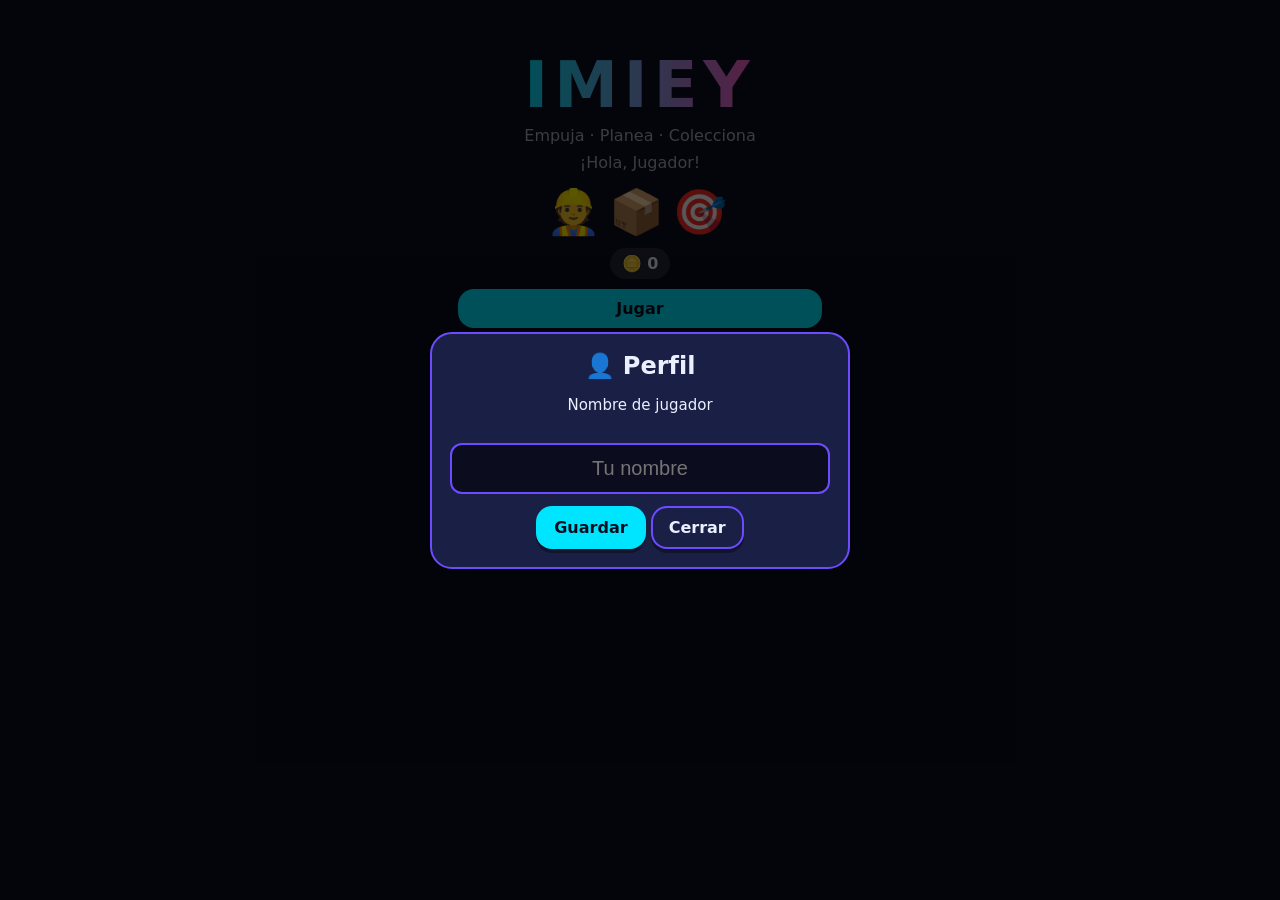
<file: IMIEYdotEXE.html>
<!DOCTYPE html><html lang="es"><head><meta charset="utf-8">
<meta name="viewport" content="width=device-width,initial-scale=1,maximum-scale=1,user-scalable=no,viewport-fit=cover">
<meta name="theme-color" content="#0b0d1f"><title>IMIEY</title>
<style>
:root{--bg:#0b0d1f;--fl:#161a3a;--wl:#3b2a7a;--wl2:#6d4cff;--ac:#00e5ff;--tx:#eaf0ff;--cd:#1a1f45;box-sizing:border-box;padding-top:env(safe-area-inset-top,0px);padding-bottom:env(safe-area-inset-bottom,0px)}
*{box-sizing:inherit;-webkit-tap-highlight-color:transparent}
html,body{height:100%;margin:0;overflow:hidden;touch-action:none;user-select:none;-webkit-user-select:none;overscroll-behavior:none;background:var(--bg);color:var(--tx);font-family:system-ui,-apple-system,'Segoe UI',Roboto,sans-serif}
body{position:relative;max-width:480px;margin:0 auto}
.scr{position:absolute;inset:0;display:flex;flex-direction:column;align-items:center;padding:12px}
.hide{display:none!important}
.b{border:0;border-radius:16px;padding:12px 18px;font-weight:700;font-size:16px;font-family:inherit;color:var(--tx);background:var(--cd);box-shadow:0 4px 0 rgba(0,0,0,.35),0 0 0 2px var(--wl2) inset;transition:transform .08s,box-shadow .08s;cursor:pointer}
.b:active{transform:translateY(3px) scale(.95);box-shadow:0 1px 0 rgba(0,0,0,.35),0 0 0 2px var(--wl2) inset}
.b.p{background:var(--ac);color:var(--bg);box-shadow:0 4px 0 rgba(0,0,0,.35)}
.b:disabled{opacity:.4}
h1{font-size:64px;letter-spacing:6px;margin:4vh 0 0;background:linear-gradient(90deg,var(--ac),#ff5ac8,var(--ac));background-size:200%;-webkit-background-clip:text;background-clip:text;color:transparent;animation:sh 3s linear infinite}
@keyframes sh{to{background-position:200% 0}}
.sub{opacity:.7;margin:4px 0}.deco{font-size:44px;margin:10px 0;letter-spacing:8px}
.mb{display:flex;flex-direction:column;gap:9px;width:80%;margin-top:10px}.mb .b{padding:10px}
.chip{background:rgba(255,255,255,.1);padding:6px 12px;border-radius:99px;font-weight:700}
.top{display:flex;justify-content:space-between;align-items:center;width:100%}.top .b{padding:8px 14px}
.hud{display:flex;gap:8px;width:100%;margin:8px 0}.hud div{flex:1;background:rgba(255,255,255,.07);border-radius:12px;padding:5px;text-align:center;font-size:12px}.hud b{display:block;font-size:20px}
.tip{background:var(--ac);color:var(--bg);border-radius:12px;padding:8px 12px;font-size:13px;font-weight:600;width:100%;text-align:center}
#stage{flex:1;min-height:0;width:100%;display:flex;align-items:center;justify-content:center;overflow:hidden}
canvas{border-radius:10px}
.bot{display:flex;align-items:center;justify-content:space-between;width:100%;padding-top:6px}
.bot>.b{width:84px;height:64px;font-size:20px;display:flex;flex-direction:column;align-items:center;justify-content:center;padding:4px}.bot small{font-size:10px}
.dp{display:grid;grid-template-columns:repeat(3,52px);grid-auto-rows:52px;gap:6px}.dp .b{padding:0;font-size:20px}
#modal{position:fixed;inset:0;background:rgba(0,0,0,.65);display:none;align-items:center;justify-content:center;z-index:10;padding:16px}#modal.on{display:flex}
.box{background:var(--cd);border:2px solid var(--wl2);border-radius:22px;padding:18px;width:100%;max-width:420px;max-height:90%;overflow:auto;touch-action:pan-y;text-align:center;animation:pop .2s}
@keyframes pop{from{transform:scale(.85);opacity:0}}
.box h2{margin:0 0 8px}.box p,.box li{font-size:15px;line-height:1.4}.box ul{text-align:left;padding-left:20px}.big{font-size:60px}
.gr{display:grid;grid-template-columns:repeat(5,1fr);gap:8px;margin:12px 0}.lv{padding:8px 0;display:flex;flex-direction:column;align-items:center}.lv small{font-size:10px;color:#ffd23f;min-height:12px}
.tabs{display:flex;gap:6px;justify-content:center;margin:10px 0}
.it{display:flex;align-items:center;gap:10px;padding:8px;border-radius:14px;background:rgba(255,255,255,.06);margin:6px 0}.pv{width:48px;height:48px;font-size:34px;display:flex;align-items:center;justify-content:center}.nm{flex:1;text-align:left;font-weight:600}.sw{display:block;width:40px;height:40px;border-radius:10px;border:2px solid}
.ok{color:var(--ac)}.st{font-size:34px;color:#ffd23f}
input{width:100%;padding:12px;border-radius:12px;border:2px solid var(--wl2);background:var(--bg);color:var(--tx);font-size:20px;text-align:center;margin:12px 0;user-select:text;-webkit-user-select:text;touch-action:auto}
#toast{position:fixed;left:50%;bottom:12%;transform:translateX(-50%);background:#000c;color:#fff;padding:10px 16px;border-radius:12px;opacity:0;pointer-events:none;transition:opacity .2s;z-index:40}#toast.on{opacity:1}
.cf{position:fixed;inset:0;pointer-events:none;z-index:30;overflow:hidden}.cf span{position:absolute;top:-40px;animation:fall 2.4s linear forwards}@keyframes fall{to{transform:translateY(110vh) rotate(360deg)}}
</style></head><body>
<section id="menu" class="scr"><h1>IMIEY</h1><p class="sub">Empuja · Planea · Colecciona</p><p class="sub" id="hi"></p><div class="deco">👷📦🎯</div><span class="chip" id="mc"></span>
<div class="mb"><button class="b p" data-a="play" id="pl">Jugar</button><button class="b" data-a="lvls">🗺️ Niveles</button><button class="b" data-a="shop">🛍️ Tienda</button><button class="b" data-a="code">🔑 Códigos</button><button class="b" data-a="prof">👤 Perfil</button><button class="b" data-a="help">❓ Cómo jugar</button></div></section>
<section id="game" class="scr hide">
<div class="top"><button class="b" data-a="menu">☰</button><b id="ttl">Nivel 1</b><span class="chip" id="gc"></span></div>
<div class="hud"><div>Movimientos<b id="mv">0</b></div><div>Récord<b id="bs">–</b></div><div>Par<b id="pr">0</b></div></div>
<div id="tip" class="tip hide"></div>
<div id="stage"><canvas id="cv"></canvas></div>
<div class="bot"><button class="b" data-a="undo" id="ub">↩</button>
<div class="dp"><i></i><button class="b" data-d="0,-1">▲</button><i></i><button class="b" data-d="-1,0">◀</button><button class="b" data-d="0,1">▼</button><button class="b" data-d="1,0">▶</button></div>
<button class="b" data-a="reset">⟲<small>Reiniciar</small></button></div></section>
<div id="modal"></div><div id="toast"></div>
<script>
const $=s=>document.querySelector(s),M=$('#modal'),cv=$('#cv'),ctx=cv.getContext('2d');
const LV=[{"m":["#######","#     #","#@ $ .#","#     #","#######"],"p":3},{"m":["#######","#     #","#@ $ .#","#     #","#  $ .#","#######"],"p":9},{"m":["######","#   .#","# $  #","# @  #","#    #","######"],"p":5},{"m":["######","#    #","#   .#","#  $@#","#    #","######"],"p":6},{"m":["######","#    #","#    #","#  $ #","#. @ #","######"],"p":7},{"m":["######","# $ .#","#. $@#","#    #","#    #","######"],"p":10},{"m":["#######","##    #","#     #","# . $ #","# $ @.#","#     #","#######"],"p":10},{"m":["#######","#  #  #","#   $ #","#   + #","##  $ #","# .   #","#######"],"p":13},{"m":["#######","#   . #","#     #","#     #","#  $@ #","# $.  #","#######"],"p":14},{"m":["#######","#  .  #","# $#@.#","#   $ #","#     #","#     #","#######"],"p":15},{"m":["#######","#     #","# @$ $#","#     #","#.   .#","## #  #","#     #","#######"],"p":14},{"m":["#######","# #   #","# . @ #","#   $ #","#  .  #","## $  #","##    #","#######"],"p":11},{"m":["#######","#  #  #","#  .  #","#   #.#","#  $  #","# $   #","# @   #","#######"],"p":13},{"m":["#######","#    .#","# @$  #","## .# #","# $   #","#   # #","# #   #","#######"],"p":15},{"m":["#######","###   #","# .   #","#   $@#","#   # #","# #   #","#.  $ #","#######"],"p":14},{"m":["#######","#.    #","# $   #","# #  ##","# #   #","#   # #","# @$ .#","#######"],"p":17},{"m":["#######","#.  # #","# $@# #","#     #","#  #$ #","#. $. #","#  #  #","#######"],"p":19},{"m":["#######","#     #","#  $ ##","#  .  #","###   #","# $ $.#","#   + #","#######"],"p":19},{"m":["########","#   #  #","#   $@ #","# # .  #","#     ##","#$#    #","#.   #*#","#      #","########"],"p":21},{"m":["########","#      #","#     $#","#   $  #","## # # #","#  # @.#","#    $##","# .  . #","########"],"p":22},{"m":["########","# .  $ #","#.   $ #","###    #","# @$ . #","#  #   #","#    ###","#    ###","########"],"p":18},{"m":["########","#      #","#    $ #","# # $@ #","# .    #","#  ##  #","#.     #","#   * ##","########"],"p":20},{"m":["########","# .#  ##","#.$    #","# @ # .#","#$ #   #","#   .  #","## $  $#","#      #","########"],"p":21},{"m":["########","#      #","#  $+$$#","#      #","# *##  #","#     .#","#.     #","#  #   #","########"],"p":55},{"m":["########","#  #   #","# $    #","#     ##","#   .  #","#   .  #","#@$  **#","#      #","########"],"p":20},{"m":["########","#      #","#$#  # #","#.##+  #","#   $  #","#  $   #","#     .#","#      #","########"],"p":22},{"m":["########","# #    #","#   #$ #","#  .#. #","#   $@ #","#  # . #","#  ##$ #","#      #","########"],"p":26},{"m":["########","#      #","##$. $ #","## $   #","#  @.# #","#      #","###   .#","####   #","########"],"p":26},{"m":["########","#      #","#  $ ###","#. .*  #","# ##   #","#  $@  #","#  # $ #","#.     #","########"],"p":88},{"m":["########","# # #  #","#. .   #","#    $ #","# #  @ #","# *  $ #","# * #  #","#     ##","########"],"p":96},{"m":["#########","#       #","# # *  .#","# #@$   #","#   #. .#","#     $ #","##      #","#  #  $ #","#       #","#########"],"p":104},{"m":["#########","#    #  #","#.  $.  #","#  #@$  #","##  #*  #","#  .$ # #","# .     #","##$     #","#       #","#########"],"p":112},{"m":["#########","#       #","# #   # #","#  .$...#","#    $  #","##$   # #","# @$. # #","# $     #","#  #    #","#########"],"p":120},{"m":["#########","#      ##","#.*   $ #","# #     #","# @$    #","#.$  .$ #","#   # # #","#      ##","#   .   #","#########"],"p":128},{"m":["#########","#.#     #","#@ # #$ #","#*$     #","#    .  #","#.   $  #","#  #    #","#       #","##  # * #","#########"],"p":136},{"m":["########","#      #","## $   #","#      #","#    $ #","#  # # #","# $  # #","#.@ . .#","########"],"p":88},{"m":["########","#    # #","#    $ #","# ##   #","#      #","# .  $ #","# $..@ #","#    # #","########"],"p":92},{"m":["########","#. .   #","# $    #","#      #","#     .#","#      #","# $ $  #","# @    #","########"],"p":96},{"m":["########","#      #","##@$   #","#. .   #","# *    #","#      #","#   $  #","# #    #","########"],"p":100},{"m":["########","#    . #","# .  . #","#      #","# $  $ #","##@    #","# $    #","#      #","########"],"p":104},{"m":["########","#  .   #","# .# # #","#      #","##     #","#  $$  #","#  .@$ #","#      #","########"],"p":108},{"m":["########","#.     #","#   $  #","#      #","# $ #$##","#   #@ #","#    . #","#.#    #","########"],"p":112},{"m":["########","#      #","# $# $ #","#  .  ##","#      #","# @    #","# $ .# #","#  .  ##","########"],"p":116},{"m":["########","## #.# #","#      #","# $ $  #","# # .  #","# .   ##","#  $ $ #","# #  + #","########"],"p":120},{"m":["########","#     .#","#  $ # #","# $#. .#","#  #   #","#  ##  #","# $    #","#  @*  #","########"],"p":124},{"m":["########","#      #","#    . #","##     #","#  $*# #","#$  @  #","#.#  $ #","# #.  ##","########"],"p":128},{"m":["########","#      #","#$$    #","#  .   #","# * $  #","#.  @  #","# ##.###","#      #","########"],"p":132},{"m":["########","#   $ .#","#   #  #","# @$  .#","# $    #","#  $   #","#    ..#","# #   ##","########"],"p":136},{"m":["#########","#     . #","# $. $@ #","#       #","# ##  $##","##      #","#    .  #","#  # .$ #","# #     #","#########"],"p":140},{"m":["#########","#   #   #","#$@$ ## #","# $     #","#  #    #","#. .#   #","#. # *  #","#      ##","# #   ###","#########"],"p":144},{"m":["#########","#     ..#","# $  $ ##","#       #","# # ##  #","#.      #","#   #   #","# $  *@ #","#     ###","#########"],"p":148},{"m":["#########","#       #","# $   # #","#       #","###  $  #","## . . ##","## $@#.*#","#    #  #","#    ##*#","#########"],"p":152},{"m":["#########","#  #    #","#  ##$. #","#.      #","#   #$  #","#$$ #   #","#.# @$.##","#      .#","#     # #","#########"],"p":156},{"m":["#########","##      #","##   *# #","#.#  .@ #","# #  #$ #","#  $    #","#   $#  #","#    .$ #","#  .    #","#########"],"p":160},{"m":["#########","##  .  ##","#. .##  #","#      ##","#. $ $  #","#  @    #","# # $ $ #","# $.  # #","#     # #","#########"],"p":164},{"m":["#########","#. @$   #","### $ # #","# .$    #","# $     #","#  #  . #","#  #    #","# $ .   #","#    .# #","#########"],"p":168},{"m":["#########","#  .  # #","#  .    #","# #   $ #","#     $@#","##$   $ #","#       #","#   #   #","#*. #. ##","#########"],"p":172},{"m":["#########","#       #","#$$# #$ #","# .     #","# .   @ #","#. #.#$ #","#  # #  #","##  ##  #","#  *  ###","#########"],"p":176},{"m":["#########","#   ..  #","# . $ $ #","#       #","## @$  ##","#       #","#   # . #","# $.$ # #","#    ## #","#########"],"p":180},{"m":["#########","#       #","#   $@$ #","#  . #*##","# $.# # #","#   #   #","#   .   #","#.$   # #","#  # ####","#########"],"p":184},{"m":["#########","#  .@   #","## #*   #","#       #","#$      #","# $  .  #","# $     #","#.      #","#    ## #","#########"],"p":120},{"m":["#########","#  #    #","#  @#   #","#  $   .#","#   .*  #","#       #","#     # #","#  $   $#","# # .   #","#########"],"p":120},{"m":["#########","#       #","# *    .#","#    #  #","#   # @ #","#   # $ #","# $ # . #","#       #","###  .$ #","#########"],"p":124},{"m":["#########","# .#.   #","#   $ ###","# .     #","#      ##","#  . $  #","# ## @  #","# $ $   #","#     # #","#########"],"p":124},{"m":["#########","#       #","#       #","#  #@$  #","##$.   .#","#  ##  ##","#    $  #","# .   * #","# #     #","#########"],"p":128},{"m":["#########","#    . .#","# #   @ #","#    *$$#","#  #    #","# # #   #","#       #","#  #  $ #","#   .   #","#########"],"p":128},{"m":["#########","##     .#","#     $$#","# $    .#","##  #   #","###   # #","#   # @ #","#    .$ #","# .     #","#########"],"p":132},{"m":["#########","# $.    #","#.$   # #","#@.#  . #","#$# #   #","#    #  #","#  #   ##","#  $    #","#       #","#########"],"p":132},{"m":["#########","#.      #","#$$     #","#  #   ##","# .  #  #","#  . $@ #","#   . # #","##    $ #","#       #","#########"],"p":136},{"m":["#########","# $   . #","# #  $ .#","#    @  #","# $  $# #","#       #","# #    .#","#       #","#   .# ##","#########"],"p":136},{"m":["#########","#       #","#    #$$#","#      .#","##  @  .#","# $#$   #","#     # #","#      ##","#.    . #","#########"],"p":140},{"m":["#########","# @$  .##","## $    #","###     #","#   $   #","#   *  ##","# #.  ###","# #    .#","#   #   #","#########"],"p":140},{"m":["#########","#       #","#  # $  #","#   #   #","##  .   #","###$ @  #","# # #*  #","# #     #","#*   .  #","#########"],"p":144},{"m":["#########","#       #","#* # $# #","## $ .  #","#@$     #","#     # #","#.    . #","#  #  * #","#  #    #","#########"],"p":144},{"m":["#########","#.    $ #","#       #","#      .#","#..$@$ .#","#       #","# $     #","#$      #","#       #","#########"],"p":148},{"m":["#########","## .. * #","##   .$ #","# # $ . #","#@$     #","##      #","### #   #","##    $ #","#      ##","#########"],"p":148},{"m":["#########","#   #   #","#  # . .#","#  $@  $#","## $  # #","#    #  #","# .  $  #","# . #   #","# $  .  #","#########"],"p":152},{"m":["#########","#       #","##*# $ @#","#      $#","#    #  #","# .     #","##    $ #","#  $   .#","#.   # .#","#########"],"p":152},{"m":["#########","#       #","#  *. + #","#     $ #","#       #","#     $ #","##  . # #","# $ $   #","#    .  #","#########"],"p":156},{"m":["#########","#  # .  #","# # $ $ #","#      .#","#  #  $ #","#  @$.  #","##  #.  #","# $    .#","#       #","#########"],"p":156},{"m":["##########","#        #","##    $$ #","#  . #   #","#      . #","##   $$  #","#    @  .#","##  #  # #","#.     #*#","## # #   #","##########"],"p":160},{"m":["##########","#        #","#    @$  #","#  . $## #","#  .     #","#* ..    #","#   $    #","#        #","# # $ #  #","#        #","##########"],"p":160},{"m":["##########","#  $+   .#","# #   *# #","#      # #","#     #. #","#     #$ #","#     * ##","#    #   #","# $    # #","#        #","##########"],"p":164},{"m":["##########","#  #. ####","# @$.  ###","#      ###","# # $    #","#       .#","#   $ #  #","#   ##   #","# # *#*###","#        #","##########"],"p":164},{"m":["##########","#     # ##","#        #","###    # #","#      ..#","#$$#     #","#. #   # #","#.  $+   #","#  $#  $ #","#      ###","##########"],"p":168},{"m":["##########","##   ##  #","#  *@ ## #","##  $ #  #","#    #   #","#  ..  $ #","# ##..   #","#     $  #","# $   ## #","#        #","##########"],"p":168},{"m":["##########","#   #   ##","#   $ $  #","# $   .. #","# .      #","##.*     #","#       ##","#  #     #","# # $  * #","#   @    #","##########"],"p":172},{"m":["##########","#        #","#$$    $ #","#    #   #","#.    ##.#","#  .   $ #","#  .   # #","# *.$  # #","# @#     #","#  # #   #","##########"],"p":172},{"m":["##########","#   .    #","#   $@$# #","##  #    #","# #   .  #","#. $#.   #","#$   .$  #","#        #","#     .$ #","# #  #   #","##########"],"p":176},{"m":["##########","#        #","##   @*  #","##    $  #","#    $ # #","#   # .  #","# #      #","# *#     #","#  * ##  #","# $. .   #","##########"],"p":176},{"m":["##########","#        #","# *$$    #","# * # #  #","# #. #   #","# .#     #","#    $  .#","##       #","# ##.  $@#","#        #","##########"],"p":180},{"m":["##########","#   ##   #","#    .   #","# $##   *#","##       #","#    # $ #","# $ $   .#","#   @#  .#","# .#     #","#    ##* #","##########"],"p":180},{"m":["##########","#    #   #","#    $   #","## .#$ $##","# #      #","#     .# #","#        #","#   .   .#","#  *   $ #","# #.  $@ #","##########"],"p":184},{"m":["##########","#.  #    #","#  $$ $# #","# $      #","#.@ .#.$ #","# #  #  ##","##   $   #","#### .  ##","## .   ###","#     ####","##########"],"p":184},{"m":["##########","#  # # $.#","#  #   # #","# .     ##","#   .$ * #","#     #  #","# #    # #","# . $@ # #","# $      #","#. $     #","##########"],"p":188},{"m":["##########","# *.#.#  #","# *      #","# $      #","# $  .   #","#    #   #","# $      #","#     $@ #","#  #  .# #","#   #  # #","##########"],"p":188},{"m":["##########","# # #    #","# $     *#","#        #","# ##   *.#","#    .  .#","# #    $ #","#  .     #","#   $@ #$#","#  #     #","##########"],"p":192},{"m":["##########","#       .#","# #$ ##$ #","#       .#","#$ # $   #","#.. #    #","#   #  * #","#        #","# $      #","# @#    .#","##########"],"p":192},{"m":["##########","# #*  ####","#  .   ###","# $#     #","##   # $ #","# $# #  .#","# $  .  .#","# ###   .#","#   $@   #","#        #","##########"],"p":196},{"m":["########","#      #","#   .  #","#    $ #","#..$@  #","#    $ #","# #    #","#      #","########"],"p":96},{"m":["########","#    # #","#.*  . #","#      #","#   @  #","#   $ ##","#$#    #","#      #","########"],"p":96},{"m":["########","#   .  #","#  $ $ #","# .    #","# @.  ##","# $    #","#      #","#      #","########"],"p":96},{"m":["########","# $. # #","#   #  #","#      #","# $#   #","#    . #","#    $@#","#    . #","########"],"p":96},{"m":["########","##     #","# $ @  #","#   $  #","#      #","#    *.#","#   .  #","#  #  ##","########"],"p":96},{"m":["########","#     ##","##   $ #","#      #","#   $  #","#   @  #","#.#    #","# .$  .#","########"],"p":96},{"m":["########","##   . #","#  $$  #","#  @$  #","## .   #","#  .   #","#      #","#    # #","########"],"p":100},{"m":["########","#      #","# *    #","# $ #  #","# .  . #","#@$    #","#      #","# #  ###","########"],"p":100},{"m":["########","#. #   #","#    $ #","#      #","##$#.  #","# @ $  #","#  .   #","##    ##","########"],"p":100},{"m":["########","#      #","# $    #","# #    #","#      #","#   @ .#","# # $  #","# $..  #","########"],"p":100},{"m":["########","###  # #","##   $ #","# #@*. #","#  $   #","#    ###","#  .# ##","#     ##","########"],"p":100},{"m":["########","#   @  #","##$#$$##","#    . #","# .    #","#.     #","#  #   #","#      #","########"],"p":100},{"m":["########","#      #","##   $@#","#   #  #","#   #$.#","#.     #","#  . $ #","# #    #","########"],"p":104},{"m":["########","#     ##","# #  $ #","# #$   #","#. + # #","#      #","##$#  ##","#   .  #","########"],"p":104},{"m":["########","# @  # #","# $    #","#    $##","#   #. #","#    . #","#   $  #","# .    #","########"],"p":104},{"m":["########","##    .#","#  ##  #","##  #  #","##   #.#","#  .   #","# $  $$#","# @    #","########"],"p":104},{"m":["########","# @. # #","# $    #","#    $.#","# $   ##","#      #","# #.   #","#  #   #","########"],"p":104},{"m":["########","# #   ##","#  @$  #","###  # #","#      #","#  . * #","#    $ #","##.#   #","########"],"p":104},{"m":["########","#     ##","#    $ #","#      #","#   #$ #","# .##@ #","# $    #","#   . .#","########"],"p":108},{"m":["########","#   #  #","# #  $ #","##     #","# .  $ #","#    . #","# @$.  #","#     ##","########"],"p":108},{"m":["########","# ##@  #","#   $ .#","#      #","#  ..  #","# #    #","# $ $  #","##     #","########"],"p":108},{"m":["########","#      #","#      #","#. #   #","# @$   #","# # .  #","#*   $ #","#      #","########"],"p":108},{"m":["########","#      #","# $  $.#","# .    #","# #$## #","## @#  #","##  # .#","#      #","########"],"p":108},{"m":["########","# #    #","# .   ##","#    $ #","## *   #","#     .#","##  $@ #","#  #   #","########"],"p":108},{"m":["########","#      #","#    $##","#      #","#.   $ #","#   .. #","#   $@ #","###    #","########"],"p":112},{"m":["########","#   #. #","#    $ #","# #  $ #","#. # @ #","##   $ #","### #  #","##   . #","########"],"p":112},{"m":["########","#      #","# $#  ##","#      #","# $#   #","#@$.   #","# ..  ##","#    ###","########"],"p":112},{"m":["########","#      #","# $  #.#","#      #","#.     #","###    #","#   $ ##","# @$  .#","########"],"p":112},{"m":["########","#      #","# *#   #","#  .   #","# $## ##","#    $ #","#   .@ #","#   #  #","########"],"p":112},{"m":["########","## #   #","#    # #","#. #   #","#.  #$ #","#      #","# .$@$ #","#   #  #","########"],"p":112},{"m":["########","# .    #","#   *  #","#    $ #","#    @.#","# #  $ #","#      #","#      #","########"],"p":116},{"m":["########","#      #","#  $ # #","#    . #","#  +$  #","# . #  #","# $  # #","# #    #","########"],"p":116},{"m":["########","#    . #","# $ .  #","#      #","#      #","#  .   #","#  #$$##","##   @ #","########"],"p":116},{"m":["########","#      #","#  $.  #","# .# @ #","#   #$ #","#      #","#  $   #","#     .#","########"],"p":116},{"m":["########","#     ##","#      #","#   .# #","# . @  #","## $$  #","# $    #","#     .#","########"],"p":116},{"m":["########","#  ..  #","##  #$ #","# #    #","# #  @##","# $  $ #","#   .  #","#      #","########"],"p":116},{"m":["########","###    #","## # $ #","#  #  .#","#  # + #","# #  $ #","#  $.  #","#      #","########"],"p":120},{"m":["########","#   #  #","#.   # #","#  .   #","#    $ #","#    # #","#  $ $ #","#. @   #","########"],"p":120},{"m":["########","#      #","## $   #","#  .   #","# . $  #","#      #","#    $@#","#.    ##","########"],"p":120},{"m":["########","#  #   #","#+$.  .#","#  $  ##","##  $  #","#  #   #","##    ##","#   #  #","########"],"p":120},{"m":["########","#.$  . #","#. #   #","#      #","#      #","#    # #","# $#$  #","##  @ ##","########"],"p":120},{"m":["########","# @ .###","# $ .. #","#      #","#  $#  #","# #    #","#  $   #","#   #  #","########"],"p":120},{"m":["########","#      #","#  *   #","#  .#$ #","## $@  #","#    # #","#   .# #","#      #","########"],"p":124},{"m":["########","#    @ #","# #..$ #","#     ##","## #   #","#      #","# $#$  #","#   .  #","########"],"p":124},{"m":["########","# .   .#","##     #","#  . $ #","# $    #","#      #","#    $ #","#    @##","########"],"p":124},{"m":["########","#      #","##.# $ #","##     #","#.@$   #","# $ ## #","#  ##  #","# .   ##","########"],"p":124},{"m":["########","##     #","## * $ #","#    ###","#.     #","#      #","# $  # #","# @ .  #","########"],"p":124},{"m":["########","#      #","# . $  #","# .    #","##     #","# $ #  #","#  $   #","#.#@   #","########"],"p":124},{"m":["########","#.     #","#  $@  #","##     #","##  #$ #","#  ##  #","#*     #","#. #   #","########"],"p":128},{"m":["########","#     .#","# $# @ #","#    $ #","##$#   #","#     .#","#  #  ##","#  # . #","########"],"p":128},{"m":["########","#    # #","#  . $ #","#     .#","# $ #. #","#      #","#@$    #","#     ##","########"],"p":128},{"m":["########","#.##  ##","#      #","#   #  #","#      #","#*$# $ #","# @    #","##  .  #","########"],"p":128},{"m":["########","# .#   #","#@$    #","#      #","#   .  #","#  .  ##","# $# $ #","#      #","########"],"p":128},{"m":["########","#  .  ##","#.  $ ##","# $  $ #","#   #@ #","# # #  #","# .    #","#     ##","########"],"p":128},{"m":["########","#   #  #","#      #","# ##   #","#      #","#  # $ #","##  $@ #","#. ..$ #","########"],"p":132},{"m":["########","# .    #","#      #","# $   .#","#    . #","# $#   #","#   $  #","#   @  #","########"],"p":132},{"m":["########","#  @   #","# $$ $##","##     #","##     #","#   .  #","#   # .#","#.######","########"],"p":132},{"m":["########","#     ##","#    $ #","#     .#","# #  $ #","#  #   #","#@*  #.#","#      #","########"],"p":132},{"m":["########","#    # #","# #    #","#      #","# #  ..#","#   .$ #","# $  $@#","# #    #","########"],"p":132},{"m":["########","#      #","##     #","#   .  #","#   $@##","#  *#  #","# $    #","#  .   #","########"],"p":132},{"m":["########","#@*    #","#.$ $  #","#.##.$ #","# #    #","# #  # #","#      #","#    # #","########"],"p":136},{"m":["########","#     .#","#  @   #","#  $.# #","#    $ #","## .#  #","##* #$ #","#      #","########"],"p":136},{"m":["########","#  #   #","## $@  #","#. *$* #","#  #. ##","#      #","# #    #","##     #","########"],"p":136},{"m":["########","# *. # #","# @ #  #","# *    #","#.     #","#  # # #","# $  $ #","#      #","########"],"p":136},{"m":["########","# .  $.#","# $#. ##","#      #","#    @ #","##   $ #","## $   #","##  . ##","########"],"p":136},{"m":["########","#  .  ##","# .    #","# $  $ #","# $. $@#","#   .  #","#    # #","#      #","########"],"p":136},{"m":["########","###  . #","#      #","# #  #.#","# * #. #","#   #  #","# $ $$ #","#    @ #","########"],"p":140},{"m":["########","# $ .  #","#  $@$ #","#      #","# .. . #","# $#   #","#   #  #","#      #","########"],"p":140},{"m":["########","#     .#","# $  ###","##     #","# $$   #","#. @  .#","# $    #","# #.  ##","########"],"p":140},{"m":["########","#      #","# # .@##","#    $ #","#      #","##  *$ #","# $.  .#","#      #","########"],"p":140},{"m":["########","##    .#","# #  #$#","# #    #","#    . #","# $    #","#  #$  #","# .$+# #","########"],"p":140},{"m":["########","# #    #","#   $ *#","# $ #  #","#    #.#","#.    ##","#@$   .#","#      #","########"],"p":140},{"m":["########","# #   ##","#   $ ##","#  .  ##","#    #.#","#  $ # #","##@$ . #","###*#  #","########"],"p":144},{"m":["########","#     .#","#    $ #","#    . #","#      #","## #$  #","#  $@$ #","#    ..#","########"],"p":144},{"m":["########","#  .#  #","##     #","##   $.#","# # $@ #","# *    #","#  $. ##","#      #","########"],"p":144},{"m":["#########","#  # . ##","# # $ # #","# #     #","#   $ # #","#   #  ##","##$ . . #","#    $@.#","#   ##  #","#########"],"p":144},{"m":["#########","#       #","#$# $  ##","#       #","#   $@  #","#  . #  #","#       #","#   *   #","#..#    #","#########"],"p":144},{"m":["#########","# #  #  #","# #     #","#    #  #","#      .#","# . .$$ #","#       #","# . $$ ##","#    @  #","#########"],"p":144},{"m":["#########","#    #  #","# $ $+  #","#       #","# .   # #","#       #","#  $##  #","# #. ## #","#.$     #","#########"],"p":148},{"m":["#########","#      ##","# $     #","# #     #","#.   #  #","# $$  # #","# .@  . #","# # $  .#","#    ## #","#########"],"p":148},{"m":["#########","#     # #","#  *  $.#","# $. ## #","#  .   ##","####    #","###   $ #","####  @ #","##      #","#########"],"p":148},{"m":["#########","#     ###","#  ##.#.#","#       #","#   $ . #","#  . #  #","#   #  $#","#   $ $ #","#   # @ #","#########"],"p":148},{"m":["#########","# ##    #","# $  .  #","#  #    #","#  ##   #","# $   $ #","# + #   #","#  # $  #","#. .    #","#########"],"p":148},{"m":["#########","# #   . #","#   .   #","#.   $  #","#    @  #","#       #","#  #   .#","#$$  $ ##","#      ##","#########"],"p":148},{"m":["#########","###     #","###     #","#       #","# ..    #","#    .  #","# $#$.  #","# $ @ $ #","# #     #","#########"],"p":152},{"m":["#########","# . .  .#","# $$$   #","#     $ #","#   . @ #","#  #    #","#     ###","###   # #","###     #","#########"],"p":152},{"m":["#########","#       #","# # $**.#","#  @  # #","#  $  .##","#      ##","#       #","#    #  #","#    #  #","#########"],"p":152},{"m":["#########","# #   # #","#    $+ #","#       #","#      ##","#   .$. #","#  .    #","# $ $   #","#       #","#########"],"p":152},{"m":["#########","###     #","# $ .#$ #","#  .    #","# #   $ #","#       #","## .# # #","#  $ ####","## @ .###","#########"],"p":152},{"m":["#########","#      .#","# @#.#  #","##$#   ##","#       #","#   . $ #","#       #","# $  #* #","#       #","#########"],"p":152},{"m":["#########","#   ##  #","#  @# .##","#. $    #","#    #  #","#   # # #","#       #","# $$$.  #","#  . ## #","#########"],"p":156},{"m":["#########","#  #    #","#.$     #","#   # #.#","## @*   #","#   .   #","# #$  $ #","#   #   #","#       #","#########"],"p":156},{"m":["#########","#  .. $ #","# #   . #","#.      #","# ##  $ #","#@$     #","#     # #","#  # $ ##","#       #","#########"],"p":156},{"m":["#########","#       #","### $ $ #","### ..  #","##   .$ #","#  #  # #","##      #","#  @$   #","#  #.   #","#########"],"p":156},{"m":["#########","##      #","#   $@  #","#   #. ##","# # $ . #","#   #   #","## $ .# #","#  ## $ #","#     .##","#########"],"p":156},{"m":["#########","#   # . #","#       #","###.@#  #","#   $   #","#.   #$ #","#       #","# $   #*#","#   #   #","#########"],"p":156},{"m":["#########","#      ##","# $ #   #","#    #  #","#   $.# #","##. $ # #","#   #  ##","#. $@ ###","#.#  ####","#########"],"p":160},{"m":["#########","##      #","#.$     #","#  ##   #","#   .   #","#   #   #","# $   $ #","#  #$   #","## .@.# #","#########"],"p":160},{"m":["#########","#       #","##      #","###   $$#","# #    +#","#       #","#  .  # #","#   $.# #","#  # *  #","#########"],"p":160},{"m":["#########","#  . .  #","# $     #","#  $.   #","#  $@ # #","#      ##","#  #    #","# *  ## #","#       #","#########"],"p":160},{"m":["#########","#   #   #","#     @ #","#   $ * #","# .     #","#   #   #","#   .   #","#   $ $ #","#.  #   #","#########"],"p":160},{"m":["#########","#       #","##  $ # #","##    . #","#       #","# #     #","#  $. . #","#.$ ##$ #","#     @ #","#########"],"p":160},{"m":["#########","#       #","#@$     #","##   .# #","##.   * #","#  $    #","# $  .  #","##      #","#     # #","#########"],"p":164},{"m":["#########","# .   @ #","#     $ #","###     #","#.  .   #","#$ $#  .#","#   #   #","##  $   #","#       #","#########"],"p":164},{"m":["#########","#   ##  #","#   # . #","#.      #","###   * #","#     @ #","#     $ #","#. $  $##","#       #","#########"],"p":164},{"m":["#########","#       #","#  #    #","#  ##   #","#  $    #","#      ##","#   .. *#","# $# $ .#","# @     #","#########"],"p":164},{"m":["#########","#     . #","# #$   ##","#     $@#","##$ $   #","#   #   #","#    #  #","#     . #","#.# .#  #","#########"],"p":164},{"m":["#########","# .     #","#     $ #","#    $  #","##    # #","#   @$  #","#  . #  #","###   $.#","# .     #","#########"],"p":164},{"m":["#########","#   . # #","# $     #","#       #","#  # @  #","#    $  #","#     . #","# $.$   #","#    .# #","#########"],"p":168},{"m":["#########","#.      #","# #.*  ##","#      ##","#  ##$  #","# $## # #","# @ .   #","#   # $##","##      #","#########"],"p":168},{"m":["#########","#     * #","# @  ## #","#.$.    #","#       #","#    ## #","#   ## ##","# . $ $ #","#       #","#########"],"p":168},{"m":["#########","#.$.    #","# @     #","# $$ #$ #","#       #","#    .  #","#    #  #","#   . ###","#       #","#########"],"p":168},{"m":["#########","###  .# #","####  $.#","## #.*  #","#   #   #","# #  #$ #","##      #","## #  $@#","#      ##","#########"],"p":168},{"m":["#########","# #     #","# $     #","#   #   #","# $#  . #","# @$.   #","# #  .  #","# *#    #","#   #   #","#########"],"p":168},{"m":["#########","#  @    #","# $$    #","#    # ##","#.      #","#   $   #","##      #","### $ ..#","##  .  ##","#########"],"p":172},{"m":["#########","# #.@$. #","#     # #","#.  .   #","#       #","# # $ $ #","#  ##   #","#     $ #","#   # ###","#########"],"p":172},{"m":["#########","# #     #","# #  $  #","#       #","# $ # $ #","# ..    #","# # .   #","##   $@ #","#    .  #","#########"],"p":172},{"m":["#########","#   #   #","#.#   * #","#    .###","#       #","# $##   #","#.   #  #","# $@$  ##","#       #","#########"],"p":172},{"m":["#########","#       #","#   $ $ #","##   .  #","#   #.$ #","#  ## @ #","###  .$ #","#   # . #","#       #","#########"],"p":172},{"m":["#########","#    #* #","#  #$ # #","#      .#","#  $  # #","#   #   #","# .     #","# $#  . #","# @#    #","#########"],"p":172},{"m":["#########","#     # #","##    $ #","# .  #$ #","#.$@.#  #","# $     #","#  $    #","#       #","# .#   .#","#########"],"p":176},{"m":["#########","#       #","#*#  .  #","#  #. $ #","# #   @ #","#     #.#","#      ##","# $ #$$ #","#      .#","#########"],"p":176},{"m":["#########","#  .    #","# $  .  #","##      #","# # $ # #","# ##@   #","#    .# #","## .$ $ #","# *#    #","#########"],"p":176},{"m":["#########","##      #","#  ###* #","## $ . .#","#   $   #","##@  .  #","# $.    #","#   # $ #","#   #   #","#########"],"p":176},{"m":["#########","#  *  . #","###     #","# .#   .#","#    # $#","##   #$ #","## $   ##","#    $+ #","#       #","#########"],"p":176},{"m":["#########","#     ###","#     $ #","# @     #","#.$     #","#  $# $ #","#   .  .#","# $ . . #","# #    ##","#########"],"p":176},{"m":["#########","###     #","#   #   #","# *. .  #","#.  . $##","#    $ ##","# $     #","#$      #","#@     ##","#########"],"p":180},{"m":["#########","#   .  .#","#     $ #","#   $  ##","# # .#$ #","#       #","#     #.#","#   $+$ #","#       #","#########"],"p":180},{"m":["#########","##      #","## $ $  #","#     . #","# #$.   #","#  .@ # #","# $ * # #","#  #    #","#.   #  #","#########"],"p":180},{"m":["#########","#       #","# $# #  #","#    .  #","# $     #","# @$    #","# . #   #","#.$*#. ##","##      #","#########"],"p":180},{"m":["#########","###     #","# * $ $ #","# #     #","#  $@   #","#    .# #","#  .#   #","# #*    #","#    # .#","#########"],"p":180},{"m":["#########","# #  .###","# #$$ ###","# * #. ##","# #.    #","# $   # #","#   $   #","# # @# ##","#   .#  #","#########"],"p":180},{"m":["#########","#   .$ ##","# #   $.#","#   # $@#","# $    .#","#  .   ##","#       #","#  *#####","#      ##","#########"],"p":184},{"m":["#########","#   . #*#","#  #    #","#     ###","##$     #","##  ## .#","#     $.#","#@$    $#","# #.    #","#########"],"p":184},{"m":["#########","#    #  #","#     $ #","#  #    #","#.      #","##   #$ #","#@$ .   #","#  $. $##","##.#  . #","#########"],"p":184},{"m":["#########","#.#   # #","# .   *@#","#   .   #","# $   $ #","#     . #","# # $   #","#$      #","#      ##","#########"],"p":184},{"m":["#########","#   . # #","# @   $ #","#.$     #","#    #  #","#     * #","#       #","# * $   #","#  .    #","#########"],"p":184},{"m":["#########","#  # @# #","#  #$$# #","# #     #","# $ .   #","# $.#   #","#   .   #","# *  .  #","#  #  # #","#########"],"p":184},{"m":["#########","#    .  #","#   $#$.#","#  #    #","#  #.## #","# .   @ #","#  #  $ #","##$ *   #","#       #","#########"],"p":188},{"m":["#########","#  ### .#","#    $@ #","#   . $ #","# .     #","#       #","#       #","#.  $ $*#","#       #","#########"],"p":188},{"m":["#########","#       #","# $ # $ #","#$ #   ##","# . .   #","#   $@  #","#       #","#.    $ #","#  ..#  #","#########"],"p":188},{"m":["#########","#       #","#     $ #","#  ###  #","#.$     #","#  #.   #","# # #$  #","#   $+*##","#   #.###","#########"],"p":188},{"m":["#########","#     *@#","# #.$.  #","# # ##  #","#   #   #","# # . $ #","#      ##","##   #$*#","###    ##","#########"],"p":188},{"m":["#########","#    .  #","# +  $ ##","# $ # $ #","#       #","#  $    #","#  #    #","# #*. # #","# ##   .#","#########"],"p":188},{"m":["#########","#  #   .#","# .     #","# #     #","#.   #$ #","#       #","# $ $$ .#","#  #@ $ #","# .   # #","#########"],"p":192},{"m":["#########","#     # #","#    ## #","# #     #","#       #","#  $  .##","##     .#","#*$#$ $ #","# .  .@ #","#########"],"p":192},{"m":["#########","#       #","#   $@# #","#    ...#","# ##    #","#  .  . #","#       #","##$# $$$#","#       #","#########"],"p":192},{"m":["#########","#. #  # #","#    .$ #","# $ #   #","# $+$   #","# .. #  #","# #    ##","#  $ ####","#   #####","#########"],"p":192},{"m":["#########","#   #   #","# #.    #","#   $+  #","# $ $   #","#  # ## #","# #  .* #","# #     #","# #  .$ #","#########"],"p":192},{"m":["#########","#   #   #","# $ #@$ #","#    $  #","##  .   #","#.    $.#","#  $ #  #","# .  #. #","#    #  #","#########"],"p":192},{"m":["##########","##       #","#  ## * *#","#    $   #","#  $   .##","#    #  ##","#     #  #","#        #","#     $@ #","#.# . #  #","##########"],"p":196},{"m":["##########","#  .     #","#   $  $$#","#    #   #","#        #","#   .  # #","#.       #","# $    # #","#$@ .   .#","#        #","##########"],"p":196},{"m":["##########","#  #    .#","# $  $.# #","#   ##   #","#  #   # #","#     #  #","# $ # #$ #","#  .     #","#    $@  #","#   .  . #","##########"],"p":196},{"m":["##########","####.   ##","#        #","#    #####","##       #","#   .$#  #","#   $@   #","#. $. $  #","# ##$    #","####  .  #","##########"],"p":196},{"m":["##########","#     .  #","# #    . #","# #    $ #","#   # $@ #","#     #  #","#      # #","#    . $ #","# # $*## #","# # .    #","##########"],"p":196},{"m":["##########","#   # #. #","#    $. ##","# $  #  ##","#    ### #","#     .  #","#.     $ #","# $     ##","# @  # $ #","#    .  ##","##########"],"p":196},{"m":["##########","#   #    #","# $      #","# .    # #","# $##    #","#  # $   #","# #  + $.#","##       #","# *  .   #","#        #","##########"],"p":200},{"m":["##########","##   #   #","#  $ #   #","#  .     #","# #  #   #","#    .$  #","#    *   #","#  #  .  #","# $## @$.#","#     ## #","##########"],"p":200},{"m":["##########","#        #","# ## #  ##","#.  #    #","# $  .   #","# $      #","# ..$ #  #","#      $.#","# $ #  @ #","#        #","##########"],"p":200},{"m":["##########","#  .    .#","# $ $    #","##  . ## #","###    $@#","#       $#","#  #  ## #","##      .#","#  $ ##  #","#    .   #","##########"],"p":200},{"m":["##########","#.    # ##","# $.$ #  #","# $  #  *#","#.    # ##","# #   #  #","#        #","# #     ##","#  @$.   #","#        #","##########"],"p":200},{"m":["##########","# #      #","#   #  $@#","#  $ #   #","#     $  #","# ..     #","#     #  #","##  .. # #","# $ .  $ #","#        #","##########"],"p":200},{"m":["##########","#    ### #","# * * ## #","#   #    #","# #  # $ #","##       #","#   $@ $##","#  .  .  #","#     .  #","#  #     #","##########"],"p":204},{"m":["##########","#        #","#     @$ #","#     #  #","#        #","#  ##$ # #","#    . * #","#       .#","# $ #  $ #","#.      .#","##########"],"p":204},{"m":["##########","#   .  $ #","## .   $ #","##  # .  #","#  $#    #","#        #","###      #","#  #     #","#  .$@ $ #","#.       #","##########"],"p":204},{"m":["##########","#    #  .#","#        #","#       .#","#  #    .#","# $    $ #","##  ## @ #","# # $    #","# *#$#   #","##  .    #","##########"],"p":204},{"m":["##########","##       #","# $ # $  #","#        #","## .   $ #","#   .    #","#  $ # . #","#. @     #","##  #    #","#    # * #","##########"],"p":204},{"m":["##########","#      ###","# $.# *  #","#  #     #","# $#  #  #","#.    #  #","# # .#   #","# $      #","#+$    ###","#     ####","##########"],"p":204},{"m":["##########","#        #","#..  $  ##","#   #    #","#    #   #","#   #.   #","# $      #","# $    . #","# #  $   #","#   .@$  #","##########"],"p":208},{"m":["##########","##.  ##  #","#   $    #","#        #","##$  $ ###","# +. #   #","# #      #","# $   #  #","## #*    #","#    # . #","##########"],"p":208},{"m":["##########","#  #### ##","# $  #   #","#  .  $@ #","# $  #   #","#.       #","# #      #","# #      #","# $.   $ #","#.# .  # #","##########"],"p":208},{"m":["##########","#        #","#.  # $$ #","#    $ . #","#   @# # #","# # $   *#","##     # #","#  .  .  #","#        #","##   #   #","##########"],"p":208},{"m":["##########","#     ## #","#   #    #","#   #  # #","#  # # # #","# $ .    #","##@. ..  #","#   # $. #","# $$# $  #","#      ###","##########"],"p":208},{"m":["##########","# .      #","# $      #","# #    $ #","#..      #","# $  @$. #","#       .#","## #  #$ #","#    #   #","#   ##   #","##########"],"p":208},{"m":["##########","#        #","# #   # *#","#   @ .  #","# $ $  ###","# .  .#  #","#        #","#     #  #","#  . $ $ #","# ##     #","##########"],"p":212},{"m":["##########","#..      #","# $   #  #","#   # $  #","# $#     #","#  #  #  #","#      . #","#  #.  $ #","#   $  @ #","#   .   ##","##########"],"p":212},{"m":["##########","#   #    #","#     $ ##","# ## #  ##","#    .   #","#  .   $@#","# $      #","###  .$ .#","#    #   #","# . $    #","##########"],"p":212},{"m":["##########","# . @#   #","#   $  $ #","# .    # #","#       ##","#     # ##","#    . . #","#     $  #","#      $*#","#        #","##########"],"p":212},{"m":["##########","#   #    #","#       .#","#     .  #","#  . $   #","#   $#   #","#    $ * #","#  # #   #","# @$  # ##","#   . #  #","##########"],"p":212},{"m":["##########","#       ##","#   .    #","# $  # $ #","##.$   . #","#      # #","#@$    . #","#    # $ #","###.     #","###   #  #","##########"],"p":212},{"m":["##########","#    #   #","##.@$   .#","##  .#. .#","#      $ #","##     $ #","#   $ #  #","###$     #","# * # # ##","#        #","##########"],"p":216},{"m":["##########","##   #  ##","# *  $   #","# . #    #","# *      #","# @# #   #","# $#   $ #","#  $.    #","#  .#  . #","#        #","##########"],"p":216},{"m":["##########","# .   .$ #","#   .  $ #","##  $  # #","#        #","#        #","#. $  #  #","# $@   #.#","#   $ #  #","#    . # #","##########"],"p":216},{"m":["##########","#  .    .#","#   * #  #","# .$ $ $ #","#    #   #","#      # #","# * #  @ #","#  #   $ #","# #      #","## .     #","##########"],"p":216},{"m":["##########","#   .    #","#      $ #","# $.     #","#   $  . #","#        #","#    $ #.#","#.       #","# $#   #$#","#   .   @#","##########"],"p":216},{"m":["##########","#    # $.#","#    # # #","#  #    ##","# $@$ .###","#  .   ###","#    ##  #","#  *    .#","# $. $  ##","#     ####","##########"],"p":216},{"m":["##########","#.  #   .#","# # #. $ #","# $@   # #","# # $    #","#    $   #","#     $ ##","#  . # . #","##  $.   #","#        #","##########"],"p":220},{"m":["##########","#        #","# $    . #","#   $  $ #","#.. @  $ #","## $  .  #","## ### # #","#   .#  ##","#    $. ##","#  ##   ##","##########"],"p":220},{"m":["##########","###    ###","##      ##","#. #   $ #","#      $+#","#  $. .  #","# $  #   #","#       $#","##  .$ # #","## .     #","##########"],"p":220},{"m":["##########","# *#     #","#   #.$  #","# #    # #","# $$     #","# .   .  #","# ## . $ #","#     #@##","#  $    ##","#.       #","##########"],"p":220},{"m":["##########","# #      #","#..$ $ $ #","# #   #  #","#    $   #","#     #  #","#.   $@#.#","# .      #","# $# .   #","#        #","##########"],"p":220},{"m":["##########","# #      #","# #   $@.#","#      # #","#.   .  ##","#   $ #  #","#$       #","# $ #    #","#    *   #","#.* #    #","##########"],"p":220},{"m":["##########","#        #","##     $ #","#   .    #","# .  $   #","#    @* ##","#    .  .#","#  #   # #","## * $ $ #","#        #","##########"],"p":224},{"m":["##########","#        #","#  $   $ #","# .  .#  #","# $      #","# + #  . #","#  # .   #","##       #","#*$$#  # #","#        #","##########"],"p":224},{"m":["##########","#     #* #","#   $    #","#     @# #","#     $  #","##       #","# $  # $##","##. .    #","# . $   .#","#   . #  #","##########"],"p":224},{"m":["##########","#    .   #","# $ ##   #","# $ #   ##","#.    ##*#","# ##  #  #","#   #   .#","#  $ # . #","# @$   $ #","#.       #","##########"],"p":224},{"m":["##########","#    #   #","#  $ #   #","#    # . #","##   .  *#","#       .#","# $      #","# +   #  #","# $  $#  #","#  # $.  #","##########"],"p":224},{"m":["##########","#.#    # #","# # $  # #","#    $ . #","# $.   $ #","#   .  . #","#      $@#","#  # #   #","# $ #    #","#    .   #","##########"],"p":224},{"m":["##########","#.       #","#   $ #$ #","#  ##    #","#    #$  #","#  #     #","#      $*#","#  .+$ . #","##.     ##","#    ## ##","##########"],"p":228},{"m":["##########","#        #","# .$   ###","# .      #","#   ## $ #","#    # # #","#. #  $  #","#$ #  @$ #","#     .$.#","##  #.  ##","##########"],"p":228},{"m":["##########","#        #","#  .$$ $ #","#    # # #","## .  $  #","#  #  .  #","# .    # #","# $#   . #","# @   #$ #","#    .   #","##########"],"p":228},{"m":["##########","#       ##","##*$ .   #","#  #  .  #","#   # .###","# *    . #","#      $##","# $  $   #","#    @   #","#  #  #  #","##########"],"p":228},{"m":["##########","##  #    #","#..  . # #","# $      #","# $     ##","#    #  .#","#    $$  #","#   @$ .##","# #.#$#  #","#        #","##########"],"p":228},{"m":["##########","# *  .$@ #","#   $.$# #","# #  #   #","#     $  #","#   #    #","#   .    #","#   # .  #","# # $   .#","# # #    #","##########"],"p":228},{"m":["##########","#   #### #","#      $.#","#      $.#","#  # # # #","##   .$  #","#     @* #","# #    . #","#   #$  $#","#      . #","##########"],"p":232},{"m":["##########","#        #","#     .$ #","# # .$. ##","#        #","#       ##","# @$     #","# #   .$ #","#  .  $ ##","##    # *#","##########"],"p":232},{"m":["##########","#      # #","# .  #$  #","#        #","#       ##","#   #.  .#","# $$  $ ##","#  #  +. #","# #  #$$.#","#       ##","##########"],"p":232},{"m":["##########","#*#      #","# *$#  $ #","#.$ #    #","# # # .###","## .     #","#        #","# #      #","# @$     #","#    .#  #","##########"],"p":232},{"m":["##########","#  ##  ###","#. .  $ ##","#  $  $@ #","## .     #","#      # #","# #      #","# $.. $  #","# $      #","#   .   ##","##########"],"p":232},{"m":["##########","#        #","# $ $# $ #","#     .@##","# #$   $ #","# #..    #","#     .  #","# #  #.* #","# #   ## #","##    #  #","##########"],"p":232},{"m":["##########","#        #","# #   # .#","#      #.#","#      $@#","#   .    #","##$#  #$$#","##       #","#. .$ #$ #","#.       #","##########"],"p":236},{"m":["##########","#    #   #","#   @$..$#","#  #$$   #","###      #","#    #.  #","#   .  $.#","#    . # #","#  #$##  #","#        #","##########"],"p":236},{"m":["##########","#   #    #","#.     .##","#   $ . ##","# $.  # ##","# ..  #$ #","# #$     #","#      # #","# $   $@ #","##       #","##########"],"p":236},{"m":["##########","#   #    #","# .  $ # #","#   . $  #","# $ #    #","# .# # # #","#    * # #","## $  #  #","#   *+   #","#        #","##########"],"p":236},{"m":["##########","#        #","#  ..$   #","# $  #   #","#        #","# @  # $##","# $.##   #","##   * # #","#  .$  # #","#      . #","##########"],"p":236},{"m":["##########","#        #","#    $ # #","##.  .   #","##  #  $ #","# # *    #","# .#   $ #","#  ## *  #","# $#  @. #","#        #","##########"],"p":236},{"m":["##########","#  #  .  #","# $..  # #","#   $#$* #","#   @    #","# # $$ # #","# .    # #","#      ###","#   #    #","#   .    #","##########"],"p":240},{"m":["##########","# # # ####","#      ###","# . $#  ##","# .   .. #","# .$ $@  #","#     $# #","## # #   #","# $# $   #","#     .# #","##########"],"p":240},{"m":["##########","#    #  .#","#        #","#    # # #","#   # #  #","#   . $@ #","# .#  $  #","# $    * #","#  $   $ #","# . .    #","##########"],"p":240},{"m":["##########","#      ###","##       #","####   $ #","#     $  #","#.*   $. #","# #.    .#","#  $#    #","# # @$ . #","#  #     #","##########"],"p":240},{"m":["##########","#        #","#.   $   #","###* #  .#","# #      #","#  # $   #","#   # $$##","#  #   @ #","#.     . #","## $ .  ##","##########"],"p":240},{"m":["##########","#   @#.  #","#   $ .# #","# #      #","# $  # # #","# $.  .  #","#        #","# *      #","# $    # #","#  # .$  #","##########"],"p":240},{"m":["##########","#  .   # #","#    .$. #","#   #  . #","#  $@  $ #","#        #","# #  $ $##","## ##    #","#  $.#  .#","#        #","##########"],"p":244},{"m":["##########","#.$   . ##","#        #","# # $    #","#  $@ . ##","##$.  #  #","#        #","# .    * #","#  $   # #","##    #  #","##########"],"p":216},{"m":["##########","#   ###  #","#    $@  #","#.  $  * #","# # .    #","# $   .  #","#   #   .#","#    ### #","# # $.$  #","#  #     #","##########"],"p":244},{"m":["###########","#   #     #","#*#  $@$  #","# ##     .#","#        .#","# # # #.  #","#. # $    #","#   # #$  #","#   $    ##","#  ##    ##","# .       #","###########"],"p":244},{"m":["###########","# #       #","# . . #  .#","#  #   #  #","#  .$   # #","##$     #*#","# @ # ### #","#  . $    #","###    #  #","# $ #   $ #","#   #     #","###########"],"p":244},{"m":["###########","## #  #   #","#* .@$    #","## .*   # #","#  #      #","##  # # $ #","#  $ $    #","#         #","##  #     #","#     #.  #","##.      ##","###########"],"p":244},{"m":["###########","#* #    ###","# #   #  ##","# ##   .###","#        ##","#   # #@$ #","# ## $#$  #","#   .   . #","#   $     #","#         #","##  . $.  #","###########"],"p":248},{"m":["###########","#   . #   #","# $ $##  ##","# $  .  $ #","# #       #","#    .#   #","#       $ #","#     #.# #","#.$ #  #  #","# @   #   #","#       . #","###########"],"p":248},{"m":["###########","# .     # #","# $  #  # #","#    #    #","#         #","# + #. #  #","##$ #.  *##","#     $   #","#         #","#  * $    #","#     #   #","###########"],"p":248},{"m":["###########","#       # #","# # $ *   #","#    # #  #","##  #   # #","##      $ #","#  #     .#","#*    @$  #","# #  . #$ #","#     .   #","##.     # #","###########"],"p":248},{"m":["###########","##      # #","##  #     #","#     #  ##","#         #","#    .    #","#   # #   #","# @*  $.###","# .$ #    #","#   * $.$ #","##        #","###########"],"p":248},{"m":["###########","#. #      #","#  $$# $ $#","# #    @  #","#      $  #","#     . # #","# #       #","# $     # #","#.      #.#","#  #.#  .##","#         #","###########"],"p":248},{"m":["###########","#         #","#  $@     #","#         #","#      . ##","#    #    #","# $ *#    #","##        #","#   $ . $.#","#     $   #","# .. #    #","###########"],"p":252},{"m":["###########","#         #","#  .   #  #","#   $     #","#       $ #","#    ## @ #","#.$       #","#  . #. $.#","# # ##    #","# $ #.$ ###","#  #      #","###########"],"p":252},{"m":["###########","#  #   #  #","# $    #  #","# .       #","#   *#   ##","#     .   #","# $       #","# @# #*.# #","# #.      #","#   # $ $ #","#        ##","###########"],"p":252},{"m":["###########","#.   # ## #","# #.$   . #","#         #","# $##   # #","#  # #    #","#    .*#  #","#    @$.  #","#  #  #   #","# $    #$ #","#         #","###########"],"p":252},{"m":["###########","#.        #","#   $ $#  #","# #    #  #","#     ..# #","# # $ .   #","#  ##$    #","#  . @  # #","#  #    $ #","#  $  .  ##","#     #   #","###########"],"p":252},{"m":["###########","#         #","#@$  .    #","#$       .#","# # *    .#","#    . $  #","#     #   #","# # $  #  #","#        ##","#. #  #$ ##","#    ##   #","###########"],"p":252},{"m":["###########","#   . $  ##","## #  $@  #","# # .$ *  #","#     * . #","#       # #","#      #  #","#  # . # ##","#         #","# $       #","#    ##   #","###########"],"p":256},{"m":["###########","#       # #","# # #.$*# #","#      .  #","#    $    #","#    # #  #","# $ ## #  #","#    #  $ #","#   . $ @.#","#      #  #","#     .   #","###########"],"p":256},{"m":["###########","# #      ##","#    * ####","##   .#  ##","#   #   # #","#  $. # # #","#    $ .  #","##  $$. # #","#  @$     #","# .       #","# #   #   #","###########"],"p":256},{"m":["###########","#         #","# $ $ .#  #","# $       #","#  # .    #","#  #. $ # #","#   @     #","#   $   # #","#         #","# * .    .#","#       # #","###########"],"p":256},{"m":["###########","# ## ##   #","#       # #","# $   . $ #","#     .#  #","# $ # *## #","#     # # #","#         #","# $   @* .#","#   # #   #","#  .      #","###########"],"p":256},{"m":["###########","#         #","# $# #$  ##","#       * #","# .. #    #","#         #","# #$#  ## #","# .      .#","# $# @$   #","#   .     #","#   #     #","###########"],"p":256},{"m":["###########","#         #","## $@ # .##","#         #","#   $ # $ #","#  .      #","#.  #   # #","#         #","##    $.$ #","#     #   #","#   # #*. #","###########"],"p":260},{"m":["###########","#         #","# $ $ #   #","#   # $   #","##.##    .#","#       # #","#   .     #","# #     $ #","#    #    #","#  #   #$ #","#.  . . $@#","###########"],"p":260},{"m":["###########","##     ####","##   #  ###","##     #  #","#.        #","#. #  #   #","#    $    #","#     $ #.#","#  # $  # #","# $.. * $ #","# @       #","###########"],"p":260},{"m":["###########","#         #","#      .  #","# * # $ . #","#  ### $  #","# $   .   #","#         #","#    $@   #","#      ## #","#.$     # #","# .#      #","###########"],"p":260},{"m":["###########","# ..    *##","#        ##","#    @    #","#    $ #  #","## $    **#","#   $ #  ##","#       ###","#      .###","#        ##","#         #","###########"],"p":260},{"m":["###########","## #   #  #","#         #","#   #  # ##","#         #","## #    $ #","#   .   $ #","#      $ .#","# .$  . . #","# #  *  $@#","#  ##     #","###########"],"p":260},{"m":["###########","##      # #","# $    #  #","#  #     *#","#  .   #* #","#  #    # #","#        ##","# +  $ #. #","# $#     ##","#   ## $  #","#  .      #","###########"],"p":264},{"m":["###########","## #  .  .#","## *      #","#   .## $ #","#  #   #@ #","# #  #  # #","# $  #  *.#","##$   $ # #","#   #     #","#         #","#      #  #","###########"],"p":264},{"m":["###########","#  #     ##","#   $ #   #","# #  #   ##","#   . .   #","# $.  # $ #","#  .    @ #","# $ # #$  #","#  .    # #","#.$#  ##  #","#   ##    #","###########"],"p":264},{"m":["###########","#  #     .#","#.$ # $.$ #","#   # #   #","#       # #","#     @   #","#    $$#  #","#      .# #","# . #   $ #","#        ##","#.      ###","###########"],"p":264},{"m":["###########","#        ##","#  * #  $ #","#     .#. #","### .   # #","#   #     #","#    * #$ #","## #. $   #","# #      ##","# #  $    #","#    @    #","###########"],"p":264},{"m":["###########","#  ##     #","# @     $ #","#.$   .  .#","##   $  # #","##  #   # #","##  #    .#","# ##  #   #","#   $# .  #","##     .$$#","#    #    #","###########"],"p":264},{"m":["###########","#         #","## #  $@  #","#*.#      #","#         #","## #    $.#","#         #","##   $ .$ #","# # # #   #","#   # # $.#","#    .#   #","###########"],"p":268},{"m":["###########","#    .    #","# #  .$  ##","#     #   #","#  #  ##  #","#### $    #","# $  $ ## #","# ##$#.   #","#   @     #","#  .. $ # #","#      . ##","###########"],"p":268},{"m":["###########","#      #  #","# $   .   #","#      .  #","# $   # . #","# . # $  ##","#    #   ##","#  .   $  #","#  $@ ##  #","#  #     ##","# #. $  ###","###########"],"p":268},{"m":["###########","# #.      #","#       $@#","##.       #","#      .  #","#   *     #","##  $   $ #","#         #","#  *      #","# $    .# #","#         #","###########"],"p":268},{"m":["###########","# .  ##   #","#*$ $ $ # #","#         #","#  .     ##","#   #  $  #","#      .  #","#         #","#.  #     #","# $+      #","#         #","###########"],"p":268},{"m":["###########","### ##  * #","# .    #  #","# .     # #","#     $   #","# ##    $ #","#   . ##  #","# $  #  * #","#    #    #","#     @$  #","#   .   # #","###########"],"p":268},{"m":["###########","#       . #","#       $ #","#   ##    #","###  ##$  #","#  #  $@  #","#    $ .  #","#  .  .  ##","#  .    # #","# $ $ .   #","#  ###    #","###########"],"p":272},{"m":["###########","#  . $ #  #","#  .      #","# $  $ #  #","##     #  #","#   ##    #","#   @   . #","# $#$ .   #","#    ## ###","# $. . #  #","## # #    #","###########"],"p":272},{"m":["###########","#..       #","# ##$# #$ #","#   .     #","#     @$  #","#$  .  .  #","#    #  # #","## #     .#","# $    ## #","#    #  #$#","#  #      #","###########"],"p":272},{"m":["###########","###   #   #","#        ##","# .   #   #","#  $      #","#        ##","# #   #$ ##","#  .$# @ ##","# $  .  $ #","# # .$   .#","# #   .   #","###########"],"p":272},{"m":["###########","#   #     #","# #. .# # #","# @$  #   #","#. $      #","#    $    #","###  #    #","#* $##    #","#.$       #","##.    #  #","#         #","###########"],"p":272},{"m":["###########","#   # #   #","# ..   $ $#","#   *  #  #","# $## #   #","#    ###  #","#     # #.#","#  $      #","#         #","#     # $.#","#.  #   @ #","###########"],"p":272},{"m":["###########","##   .    #","# ..    # #","#     $   #","#       #$#","# @#  $ #.#","##$#      #","#  #   $. #","#      #  #","#    $    #","# .   #   #","###########"],"p":276},{"m":["###########","#   # .   #","#    $    #","#  *      #","#    .$@  #","#       # #","#  #  #.###","#    .    #","#    #  $ #","# $    $  #","#     .   #","###########"],"p":276},{"m":["###########","# #    .# #","#  #  #   #","# @$      #","#    # .  #","#  $      #","#    $    #","#      .  #","#   #   # #","# $    $  #","# $.   .. #","###########"],"p":276},{"m":["###########","##        #","#   ..  . #","#  $      #","# .  #  $ #","# $       #","#     #   #","#  ##  $  #","#    .    #","#  #@$  # #","#     *   #","###########"],"p":276},{"m":["###########","#.$ .#   ##","# $ .   $ #","#       # #","# # #  #  #","#         #","#    # *# #","# $     # #","##    .   #","#.    @$  #","#    ##   #","###########"],"p":276},{"m":["###########","#      ## #","#    $+ $ #","#  .      #","##. $   # #","# $       #","#        ##","###  .# # #","#         #","#    $  $ #","#   .   . #","###########"],"p":276},{"m":["###########","#     .   #","# .# #$$  #","#  #      #","#      $ ##","#@$  #    #","# # #     #","# # #.    #","#     #$  #","## . $  ..#","#         #","###########"],"p":280},{"m":["###########","##   *    #","#    . *  #","## #   ## #","## #   # .#","##      # #","#   #  $.$#","#   ####  #","#    #   ##","#  $#  $@ #","# #     . #","###########"],"p":280},{"m":["###########","# # #  . *#","#     .  *#","#    $@  ##","#       ###","#  #  .   #","#  # $    #","#   # # $ #","#    ##   #","#   #  #  #","#.$ ##    #","###########"],"p":280},{"m":["###########","#  #     ##","##        #","#.        #","#    # #  #","#         #","###  .# # #","#  $# #  .#","#  @ .* $ #","# $$$##.  #","##        #","###########"],"p":280},{"m":["###########","# #      .#","#     #   #","#. $   #  #","#       # #","### #  #  #","#.    $ $ #","#   $#    #","#   . . $@#","#      #$ #","#    .    #","###########"],"p":280},{"m":["###########","#        .#","# #   . $ #","#   $#$#  #","#     @   #","#  #   #  #","# #. .  $ #","#  $      #","#  .    . #","#     $   #","#         #","###########"],"p":280},{"m":["###########","##.#      #","# @$.    .#","#  $#     #","# $  .    #","## $.#  . #","#    #  # #","# # ##   ##","# #$   #  #","#    $    #","#   #     #","###########"],"p":284},{"m":["###########","#   ##  # #","#       $ #","# # *#    #","##  #  ## #","#  $   * ##","#   .     #","#  # #    #","#  @$   .##","# #       #","#.      *##","###########"],"p":284},{"m":["###########","# #       #","#  #  #  ##","# # $   . #","# #   . $ #","#   # . $ #","#     # # #","##   .  @ #","##.    #$ #","# # $ $ . #","#         #","###########"],"p":284},{"m":["###########","###      ##","## $ $#   #","# @$.     #","#  $      #","# .       #","# *       #","##        #","#  . #    #","#.   $ #  #","#  ##    .#","###########"],"p":284},{"m":["###########","#       # #","#    # $# #","#      .  #","##   # $$.#","##   $ $ ##","#      #  #","#    . .. #","#     #####","#  $@   . #","#         #","###########"],"p":284},{"m":["###########","###       #","##    $   #","#    .  # #","#   #    .#","#   . #  .#","# .# @$   #","#       $ #","#  #.     #","# $  $# $ #","#         #","###########"],"p":284},{"m":["###########","#        .#","#     $ # #","##   # .# #","#   $ #   #","#  #  # # #","# ##.   $ #","# #@ .    #","#  $.#  # #","# $  # $  #","#   ##  . #","###########"],"p":288},{"m":["###########","# ## ..   #","#      .  #","## *#   $ #","##        #","#         #","#    $ $  #","#   #     #","#   #     #","#.@$  $   #","#     .   #","###########"],"p":288},{"m":["###########","#    .  ###","#  $   #* #","#  #  #   #","#  #   #  #","#*#   # # #","#@ $.#    #","#         #","#. $#*   ##","##    #   #","#         #","###########"],"p":288},{"m":["###########","#  .  * # #","#    #  * #","# #  # # ##","#   #   ###","# $    $ ##","#  .   @ ##","# #    $  #","# . #     #","# $# #    #","##   .    #","###########"],"p":288},{"m":["###########","###       #","# $.#    ##","#       # #","#  #*#.   #","# $     . #","#   # $   #","# $     . #","# @  ##   #","##   .$ # #","#      #  #","###########"],"p":288},{"m":["###########","#    .    #","#$  #    .#","# $ .#    #","#  .   #$ #","#     #   #","#  $   $  #","# $@#.#   #","#     #   #","#.#       #","#         #","###########"],"p":288},{"m":["###########","# #  . # ##","#         #","# $#   #  #","##  $ $ # #","#     #   #","#   # @$  #","# $ $.    #","#   ..    #","# .       #","#    .   ##","###########"],"p":292},{"m":["###########","#         #","#  # #@$  #","#      $  #","## $.$ .$.#","# $ #    ##","#.       ##","###  #    #","#      #  #","##  #   . #","#    .    #","###########"],"p":292},{"m":["###########","#   #     #","# $.    #.#","##        #","# . #     #","## $. #   #","# $ #.# # #","#      #  #","#   . $ $ #","##   @$   #","## #      #","###########"],"p":292},{"m":["###########","#       @ #","#.   $$$$ #","#.        #","#    #. .##","#         #","#    #   .#","#.   $ #  #","#       # #","#       $ #","#   #     #","###########"],"p":292},{"m":["###########","# $.#     #","#         #","# ## #    #","#   # *#  #","#         #","###  $ #$ #","# ##.# #@ #","#       . #","# * *   # #","#         #","###########"],"p":292},{"m":["###########","#.$ ##    #","#      .$##","#   .    *#","# #  # $ ##","#      #  #","#    .    #","#.        #","# $       #","#  $   # ##","#  @#    ##","###########"],"p":292}];
const SAVE='imiey_v1',PL={worker:'👷',robot:'🤖',cat:'🐱',alien:'👽',knight:'🛡️'};
const SH={
p:{n:'Skins de Jugador',ic:'👷',it:[['worker','Trabajador',0],['robot','Robot Cyber',100],['cat','Gato Puzzlero',200],['alien','Extraterrestre',350],['knight','Caballero',500]]},
b:{n:'Skins de Cajas',ic:'📦',it:[['wood','Caja de Madera',0],['neon','Cubo Neón',100],['chest','Cofre del Tesoro',200],['card','Caja de Cartón',300],['gold','Bloque de Oro',500]]},
t:{n:'Casillas de Destino',ic:'🎯',it:[['red','Punto Rojo',0],['rune','Runa Mágica',120],['cross','Mira Cyberpunk',180],['ring','Círculo de Energía',250]]},
h:{n:'Temas de Color',ic:'🎨',it:[['neon','Modo Oscuro / Neón',0],['pastel','Pastel Soft',150],['gb','GameBoy Retro',250],['ocean','Ocean Deep',300],['gold','Cyberpunk Gold',400]]}};
const TH={
neon:{bg:'#0b0d1f',fl:'#161a3a',wl:'#3b2a7a',wl2:'#6d4cff',ac:'#00e5ff',tx:'#eaf0ff',cd:'#1a1f45'},
pastel:{bg:'#fdf2f8',fl:'#fff7ed',wl:'#c4b5fd',wl2:'#a78bfa',ac:'#f472b6',tx:'#4b3a5a',cd:'#ffffff'},
gb:{bg:'#0f380f',fl:'#8bac0f',wl:'#306230',wl2:'#0f380f',ac:'#9bbc0f',tx:'#e0f8d0',cd:'#306230'},
ocean:{bg:'#041e3a',fl:'#0b3a5e',wl:'#0e5a8a',wl2:'#1a8fc9',ac:'#3ee0cf',tx:'#e6f7ff',cd:'#08305a'},
gold:{bg:'#120f05',fl:'#221c0a',wl:'#4a3a10',wl2:'#c9a227',ac:'#ffd23f',tx:'#fff4cc',cd:'#2a2208'}};
const BX={wood:['#b9814a','#6b4423','x'],neon:['#0a0a1a','#00f0ff','n'],chest:['#8a4b1f','#ffd24a','l'],card:['#d7b07a','#9a7443','t'],gold:['#ffd700','#b8860b','g']};
const MSG={1:'👆 Desliza o usa la cruceta para moverte. Empuja la caja hasta el punto marcado y gana Chelines 🪙',2:'Solo puedes empujar UNA caja a la vez y nunca contra una pared. ¿Error? Usa ↩ Deshacer (hasta 10 movimientos).'};
const HN=[['Rojo',0],['Naranja',25],['Ámbar',45],['Lima',80],['Verde',120],['Esmeralda',150],['Turquesa',175],['Cian',190],['Celeste',205],['Azul',225],['Índigo',250],['Violeta',272],['Magenta',310],['Rosa',335],['Carmín',350],['Coral',12],['Oliva',65],['Menta',162],['Zafiro',215],['Lavanda',262]];
const hs=(h,s,l)=>`hsl(${h},${s}%,${l}%)`,TC={};
'🐶 Perrito|🐰 Conejo|🦊 Zorro|🐼 Panda|🐨 Koala|🐯 Tigre|🦁 León|🐸 Rana|🐵 Mono|🐧 Pingüino|🐤 Pollito|🦉 Búho|🦄 Unicornio|🐝 Abeja|🦋 Mariposa|🐢 Tortuga|🐙 Pulpo|🦀 Cangrejo|🐬 Delfín|🦈 Tiburón|🐲 Dragón|🦖 T-Rex|🐻 Oso|🐷 Cerdito|🐮 Vaca|🦔 Erizo|🦝 Mapache|🐺 Lobo|🥷 Ninja|🧙 Mago|🧛 Vampiro|🧜 Sirena|🧚 Hada|🧞 Genio|🧟 Zombi|👻 Fantasma|💀 Calavera|🤡 Payaso|🎃 Calabaza|👾 Invasor|🤠 Vaquero|😎 Genial|🤓 Nerd|🦸 Superhéroe|🦹 Villano|👸 Princesa|🤴 Príncipe|🎅 Santa|🐞 Mariquita|🦇 Murciélago'.split('|').forEach((s,i)=>{const k=s.indexOf(' '),id='e'+i;PL[id]=s.slice(0,k);SH.p.it.push([id,s.slice(k+1),150+i*18])});
HN.forEach(([n,h],i)=>[['Cubo','x'],['Neón','n']].forEach(([st,m],j)=>{const q=i*2+j,id='b'+q;BX[id]=m=='n'?[hs(h,50,8),hs(h,100,60),'n']:[hs(h,60,48),hs(h,70,25),'x'];SH.b.it.push([id,st+' '+n,150+q*12])}));
const GL=[['Diamante','◆'],['Estrella','★'],['Cruz','✚'],['Corazón','♥'],['Triángulo','▲'],['Luna','☾']],GC=[['Rojo',0],['Dorado',48],['Verde',130],['Cian',190],['Violeta',280]];
GL.forEach(([n,g],i)=>GC.forEach(([cn,h],j)=>{const id='g'+i+'_'+j;TC[id]=[g,hs(h,100,60)];SH.t.it.push([id,n+' '+cn,100+(i*5+j)*10])}));
HN.slice(0,15).forEach(([n,h],i)=>[['Noche',0],['Pastel',1]].forEach(([st,l],j)=>{const q=i*2+j,id='h'+q;TH[id]=l?{bg:hs(h,60,94),fl:hs(h,60,98),wl:hs(h,50,80),wl2:hs(h,50,60),ac:hs(h,80,48),tx:hs(h,40,20),cd:'#fff'}:{bg:hs(h,45,8),fl:hs(h,40,14),wl:hs(h,40,28),wl2:hs(h,70,55),ac:hs((h+180)%360,90,60),tx:'#f2f2ff',cd:hs(h,40,16)};SH.h.it.push([id,st+' '+n,200+q*15])}));
const esc=s=>s.replace(/[&<>"']/g,c=>'&#'+c.charCodeAt(0)+';'),nm=()=>S.name||'Jugador';
function allOwn(){for(const k in SH)S.own[k]=SH[k].it.map(i=>i[0])}
function def(){return{coins:0,max:1,best:{},stars:{},bonus:{},own:{p:['worker'],b:['wood'],t:['red'],h:['neon']},eq:{p:'worker',b:'wood',t:'red',h:'neon'},code:false,tut:false,name:''}}
function load(){try{const d=JSON.parse(localStorage.getItem(SAVE));if(d)return{...def(),...d}}catch(e){}return def()}
function save(){try{localStorage.setItem(SAVE,JSON.stringify(S))}catch(e){}}
let S=load();if(S.code){S.max=LV.length;allOwn()}let lv=1,WL,TG,B,P,Wd,Hd,tile=30,moves=0,hist=[],won=false,tab='p';
const vib=p=>{try{navigator.vibrate&&navigator.vibrate(p)}catch(e){}};
function toast(t){const e=$('#toast');e.textContent=t;e.classList.add('on');clearTimeout(toast.t);toast.t=setTimeout(()=>e.classList.remove('on'),1800)}
function modal(h){M.innerHTML='<div class="box">'+h+'</div>';M.classList.add('on')}
function close(){M.classList.remove('on')}
function confetti(){const f=document.createElement('div');f.className='cf';for(let i=0;i<26;i++){const s=document.createElement('span');s.textContent=['🎉','✨','🪙','⭐'][i%4];s.style.cssText=`left:${Math.random()*100}%;animation-delay:${Math.random()*.8}s;font-size:${18+Math.random()*16}px`;f.appendChild(s)}document.body.appendChild(f);setTimeout(()=>f.remove(),3500)}
function theme(){const T=TH[S.eq.h];for(const k in T)document.documentElement.style.setProperty('--'+k,T[k]);$('meta[name=theme-color]').content=T.bg}
function upd(){$('#hi').textContent='¡Hola, '+nm()+'!';$('#mc').textContent=$('#gc').textContent='🪙 '+S.coins;$('#pl').textContent=S.max>1?`Continuar (Nivel ${Math.min(S.max,LV.length)})`:'Jugar'}
function show(s){$('#menu').classList.toggle('hide',s!='menu');$('#game').classList.toggle('hide',s!='game');upd()}
// ---------- dibujo ----------
function rr(c,x,y,w,h,r){c.beginPath();c.moveTo(x+r,y);c.arcTo(x+w,y,x+w,y+h,r);c.arcTo(x+w,y+h,x,y+h,r);c.arcTo(x,y+h,x,y,r);c.arcTo(x,y,x+w,y,r);c.closePath()}
function box(c,x,y,s,id,on){const [f,e,m]=BX[id],p=s*.08,w=s-p*2;c.save();
if(m=='n'||on){c.shadowColor=on?'#4dff88':e;c.shadowBlur=s*.3}
rr(c,x+p,y+p,w,w,s*.12);c.fillStyle=f;c.fill();c.lineWidth=s*.07;c.strokeStyle=on?'#4dff88':e;c.stroke();
c.shadowBlur=0;c.strokeStyle=e;c.fillStyle=e;c.lineWidth=s*.06;c.beginPath();
if(m=='x'){c.moveTo(x+p*2,y+p*2);c.lineTo(x+s-p*2,y+s-p*2);c.moveTo(x+s-p*2,y+p*2);c.lineTo(x+p*2,y+s-p*2)}
else if(m=='l'){c.moveTo(x+p,y+s*.38);c.lineTo(x+s-p,y+s*.38);c.rect(x+s*.43,y+s*.33,s*.14,s*.18)}
else if(m=='t'){c.moveTo(x+s/2,y+p);c.lineTo(x+s/2,y+s*.5)}
else if(m=='g'){c.strokeStyle='#fff6b0';c.moveTo(x+s*.25,y+s*.3);c.lineTo(x+s*.45,y+s*.3);c.moveTo(x+s*.25,y+s*.42);c.lineTo(x+s*.35,y+s*.42)}
else{c.moveTo(x+p*2,y+s/2);c.lineTo(x+s-p*2,y+s/2);c.moveTo(x+s/2,y+p*2);c.lineTo(x+s/2,y+s-p*2)}
c.stroke();c.restore()}
function tgt(c,x,y,s,id){const cx=x+s/2,cy=y+s/2;c.save();c.lineWidth=s*.06;c.lineCap='round';
if(id=='red'){c.fillStyle='#ff3b3b';c.shadowColor='#f00';c.shadowBlur=s*.25;c.beginPath();c.arc(cx,cy,s*.17,0,7);c.fill()}
else if(id=='rune'){c.strokeStyle=c.fillStyle='#b388ff';c.shadowColor='#b388ff';c.shadowBlur=s*.3;c.beginPath();c.arc(cx,cy,s*.3,0,7);c.stroke();c.font=`${s*.4}px sans-serif`;c.textAlign='center';c.textBaseline='middle';c.fillText('✦',cx,cy)}
else if(id=='cross'){c.strokeStyle='#0ff';c.shadowColor='#0ff';c.shadowBlur=s*.25;c.beginPath();c.arc(cx,cy,s*.22,0,7);c.moveTo(cx-s*.38,cy);c.lineTo(cx-s*.1,cy);c.moveTo(cx+s*.1,cy);c.lineTo(cx+s*.38,cy);c.moveTo(cx,cy-s*.38);c.lineTo(cx,cy-s*.1);c.moveTo(cx,cy+s*.1);c.lineTo(cx,cy+s*.38);c.stroke()}
else if(TC[id]){c.fillStyle=c.shadowColor=TC[id][1];c.shadowBlur=s*.3;c.font=`${s*.62}px sans-serif`;c.textAlign='center';c.textBaseline='middle';c.fillText(TC[id][0],cx,cy)}
else{c.strokeStyle='#ffe14d';c.shadowColor='#ffb300';c.shadowBlur=s*.3;c.beginPath();c.arc(cx,cy,s*.32,0,7);c.stroke();c.beginPath();c.arc(cx,cy,s*.16,0,7);c.stroke()}
c.restore()}
const wall=(x,y)=>y<0||x<0||y>=Hd||x>=Wd||WL[y][x];
const near=(x,y)=>{for(let j=-1;j<=1;j++)for(let i=-1;i<=1;i++){const a=x+i,b=y+j;if(a>=0&&b>=0&&a<Wd&&b<Hd&&!WL[b][a])return 1}return 0};
function draw(){const T=TH[S.eq.h],c=ctx,s=tile;c.clearRect(0,0,Wd*s,Hd*s);
for(let y=0;y<Hd;y++)for(let x=0;x<Wd;x++){
if(WL[y][x]){if(!near(x,y))continue;rr(c,x*s+1,y*s+1,s-2,s-2,s*.18);c.fillStyle=T.wl;c.fill();c.strokeStyle=T.wl2;c.lineWidth=s*.07;c.stroke()}
else{c.fillStyle=T.fl;c.fillRect(x*s,y*s,s,s);c.strokeStyle='rgba(255,255,255,.06)';c.lineWidth=1;c.strokeRect(x*s,y*s,s,s);if(TG[y][x])tgt(c,x*s,y*s,s,S.eq.t)}}
B.forEach(([x,y])=>box(c,x*s,y*s,s,S.eq.b,TG[y][x]));
c.font=`${s*.72}px "Apple Color Emoji","Segoe UI Emoji","Noto Color Emoji",sans-serif`;c.textAlign='center';c.textBaseline='middle';c.fillText(PL[S.eq.p],P[0]*s+s/2,P[1]*s+s/2+s*.04)}
function fit(){const r=$('#stage').getBoundingClientRect();tile=Math.max(8,Math.floor(Math.min((r.width-4)/Wd,(r.height-4)/Hd)));const d=devicePixelRatio||1;cv.style.width=Wd*tile+'px';cv.style.height=Hd*tile+'px';cv.width=Wd*tile*d;cv.height=Hd*tile*d;ctx.setTransform(d,0,0,d,0,0);draw()}
// ---------- juego ----------
function start(n){lv=n;const L=LV[n-1],rows=L.m;Hd=rows.length;Wd=Math.max(...rows.map(r=>r.length));WL=[];TG=[];B=[];
rows.forEach((r,y)=>{WL[y]=[];TG[y]=[];for(let x=0;x<Wd;x++){const c=r[x]||' ';WL[y][x]=c=='#';TG[y][x]='.*+'.includes(c);if('$*'.includes(c))B.push([x,y]);if('@+'.includes(c))P=[x,y]}});
moves=0;hist=[];won=false;show('game');$('#ttl').textContent='Nivel '+n;$('#pr').textContent=L.p;$('#tip').classList.toggle('hide',!MSG[n]);$('#tip').textContent=MSG[n]||'';hud();fit()}
function hud(){$('#mv').textContent=moves;$('#bs').textContent=S.best[lv]||'–';$('#ub').innerHTML=`↩<small>Deshacer ${hist.length}/10</small>`}
function mv(dx,dy){if(won||M.classList.contains('on'))return;const nx=P[0]+dx,ny=P[1]+dy;if(wall(nx,ny))return;
const bi=B.findIndex(b=>b[0]==nx&&b[1]==ny);let push=0;
if(bi>=0){const x2=nx+dx,y2=ny+dy;if(wall(x2,y2)||B.some(b=>b[0]==x2&&b[1]==y2)){vib(5);return}
snap();B[bi]=[x2,y2];push=1}else snap();
P=[nx,ny];moves++;vib(push?22:8);draw();hud();if(B.every(b=>TG[b[1]][b[0]]))fin()}
function snap(){hist.push({P:[...P],B:B.map(b=>[...b]),m:moves});if(hist.length>10)hist.shift()}
function undo(){if(won||!hist.length)return;const h=hist.pop();P=h.P;B=h.B;moves=h.m;vib(10);draw();hud()}
function fin(){won=true;vib([40,40,80]);const par=LV[lv-1].p,st=moves<=par?3:moves<=Math.ceil(par*1.4)?2:1,bn=st==3?50:st==2?25:0;
let gain=S.stars[lv]?0:50;const ob=S.bonus[lv]||0;if(bn>ob){gain+=bn-ob;S.bonus[lv]=bn}
S.coins+=gain;S.best[lv]=Math.min(S.best[lv]||1e9,moves);S.stars[lv]=Math.max(S.stars[lv]||0,st);S.max=Math.max(S.max,Math.min(LV.length,lv+1));save();upd();hud();
setTimeout(()=>{confetti();modal(`<h2>¡Nivel Completado!</h2><p>¡Bien hecho, ${esc(nm())}!</p><div class="st">${'★'.repeat(st)}${'☆'.repeat(3-st)}</div><p>Movimientos: <b>${moves}</b> (par ${par})<br>Récord: <b>${S.best[lv]}</b></p><p class="ok"><b>+${gain} Chelines 🪙</b></p>`+(lv<LV.length?'<button class="b p" data-a="next">Siguiente ▶</button> ':'<p>🏆 ¡Has completado IMIEY!</p>')+'<button class="b" data-a="rep">Repetir</button> <button class="b" data-a="lvls">Niveles</button>')},380)}
// ---------- menús ----------
function help(){modal(`<h2>Cómo jugar</h2><ul><li>Desliza el dedo (o usa la cruceta / flechas) para mover al jugador.</li><li>Empuja las cajas 📦 hasta TODAS las casillas de destino.</li><li>Solo se empuja <b>una</b> caja a la vez; no atraviesan paredes.</li><li>↩ Deshacer revierte hasta 10 movimientos; ⟲ reinicia el nivel.</li><li>Gana 🪙 Chelines (50 base + bono por pocos movimientos) y personaliza tu juego en la Tienda.</li></ul><button class="b p" data-a="x">¡Entendido!</button>`)}
let lp=0;
function lvls(d){const N=LV.length,np=Math.ceil(N/50);lp=d==null?Math.floor((Math.min(S.max,N)-1)/50):Math.max(0,Math.min(np-1,lp+d));const a=lp*50+1,z=Math.min(N,a+49);
let h=`<h2>Niveles</h2><div class="tabs"><button class="b" data-a="lp" data-v="-1" ${lp?'':'disabled'}>◀</button><span class="chip">${a}–${z}</span><button class="b" data-a="lp" data-v="1" ${lp<np-1?'':'disabled'}>▶</button></div><div class="gr">`;
for(let i=a;i<=z;i++){const u=i<=S.max,s=S.stars[i]||0;h+=`<button class="b lv" ${u?'':'disabled'} data-a="go" data-v="${i}">${u?i:'🔒'}<small>${u?'★'.repeat(s)+'☆'.repeat(3-s):''}</small></button>`}modal(h+'</div><button class="b" data-a="x">Cerrar</button>')}
function prof(){modal('<h2>👤 Perfil</h2><p>Nombre de jugador</p><input id="ni" maxlength="14" autocomplete="off" placeholder="Tu nombre"><button class="b p" data-a="sname">Guardar</button> <button class="b" data-a="x">Cerrar</button>');$('#ni').value=S.name}
function sname(){const v=$('#ni').value.trim().slice(0,14);if(!v){toast('Escribe un nombre');return}S.name=v;const f=!S.tut;S.tut=true;save();upd();close();if(f)help()}
function prev(k,id){if(k=='p')return PL[id];if(k=='h'){const t=TH[id];return `<i class="sw" style="background:linear-gradient(135deg,${t.bg} 50%,${t.ac} 50%);border-color:${t.wl2}"></i>`}
const c=document.createElement('canvas');c.width=c.height=56;const x=c.getContext('2d');x.fillStyle=TH[S.eq.h].fl;x.fillRect(0,0,56,56);k=='b'?box(x,0,0,56,id,0):tgt(x,0,0,56,id);return `<img src="${c.toDataURL()}" width="44" height="44" alt="">`}
function shop(k){const o=k&&M.firstChild?M.firstChild.scrollTop:0;let h=`<h2>Tienda</h2><span class="chip">🪙 ${S.coins}</span><div class="tabs">`+Object.keys(SH).map(k=>`<button class="b ${k==tab?'p':''}" data-a="tab" data-v="${k}">${SH[k].ic}</button>`).join('')+`</div><h3>${SH[tab].n}</h3>`;
SH[tab].it.forEach(([id,nm,pr])=>{const own=S.own[tab].includes(id),eq=S.eq[tab]==id;h+=`<div class="it"><span class="pv">${prev(tab,id)}</span><span class="nm">${nm}</span>`+(eq?'<b class="ok">Equipado</b>':own?`<button class="b" data-a="eq" data-v="${id}">Equipar</button>`:`<button class="b p" data-a="buy" data-v="${id}">🪙 ${pr}</button>`)+'</div>'});
modal(h+'<button class="b" data-a="x">Cerrar</button>');if(o)M.firstChild.scrollTop=o}
function equip(id){S.eq[tab]=id;save();if(tab=='h')theme();shop(1)}
function buy(id){const pr=SH[tab].it.find(i=>i[0]==id)[2];if(S.coins<pr){toast('Chelines insuficientes 🪙');return}S.coins-=pr;S.own[tab].push(id);upd();equip(id)}
function codes(){modal('<h2>🔑 Códigos</h2><p>Introduce tu código secreto</p><input id="ci" inputmode="numeric" autocomplete="off" placeholder="Código"><button class="b p" data-a="redeem">Canjear</button> <button class="b" data-a="x">Cerrar</button>')}
function redeem(){const v=$('#ci').value.trim();if(v!=='080508'){toast('Código inválido');return}
if(S.code){toast('Este código ya fue canjeado ✔');return}
S.code=true;S.coins+=999999;S.max=LV.length;for(const k in SH)S.own[k]=SH[k].it.map(i=>i[0]);save();upd();
modal('<div class="big">🎉</div><h2>¡CÓDIGO SECRETO ACTIVADO!</h2><p>TODO EL CONTENIDO HA SIDO DESBLOQUEADO</p><p>+999,999 🪙 · '+LV.length+' niveles · todas las skins y temas</p><button class="b p" data-a="x">¡Genial!</button>');confetti()}
function act(a,v){switch(a){
case'play':start(Math.min(S.max,LV.length));break;case'lvls':lvls();break;case'lp':lvls(+v);break;case'prof':prof();break;case'sname':sname();break;case'shop':shop();break;case'code':codes();break;case'help':help();break;
case'menu':show('menu');break;case'x':close();break;case'go':close();start(+v);break;case'next':close();start(lv+1);break;case'rep':close();start(lv);break;
case'undo':undo();break;case'reset':start(lv);break;case'tab':tab=v;shop();break;case'eq':equip(v);break;case'buy':buy(v);break;case'redeem':redeem();break}}
// ---------- entrada ----------
document.addEventListener('click',e=>{const a=e.target.closest('[data-a]');if(a)act(a.dataset.a,a.dataset.v)});
document.addEventListener('pointerdown',e=>{const d=e.target.closest('[data-d]');if(d){e.preventDefault();const[x,y]=d.dataset.d.split(',').map(Number);mv(x,y)}});
let sx=null,sy=0;const stage=$('#stage');
stage.addEventListener('pointerdown',e=>{sx=e.clientX;sy=e.clientY});
stage.addEventListener('pointermove',e=>{if(sx==null)return;const dx=e.clientX-sx,dy=e.clientY-sy;if(Math.max(Math.abs(dx),Math.abs(dy))<28)return;Math.abs(dx)>Math.abs(dy)?mv(Math.sign(dx),0):mv(0,Math.sign(dy));sx=e.clientX;sy=e.clientY});
['pointerup','pointercancel','pointerleave'].forEach(n=>stage.addEventListener(n,()=>sx=null));
addEventListener('keydown',e=>{if(M.classList.contains('on')||$('#game').classList.contains('hide'))return;
const k={ArrowUp:[0,-1],w:[0,-1],ArrowDown:[0,1],s:[0,1],ArrowLeft:[-1,0],a:[-1,0],ArrowRight:[1,0],d:[1,0]}[e.key];
if(k){e.preventDefault();mv(...k)}else if(e.key=='z')undo();else if(e.key=='r')start(lv)});
addEventListener('resize',()=>{if(!$('#game').classList.contains('hide'))fit()});
theme();show('menu');if(!S.name)prof()
</script></body></html>
</file>
<file: mi-sitio-michelle/mi-sitio-michelle/css/style.css>
:root {
  --blush: #fff1f4;
  --quartz: #f7cad6;
  --rose: #f09bb5;
  --magenta: #c43f7a;
  --wine: #4a1730;
  --wine-soft: #7a3556;
  --gold: #d6b06a;
  --glass: rgba(255, 255, 255, .42);
  --glass-strong: rgba(255, 255, 255, .62);
  --glass-line: rgba(255, 255, 255, .7);
  --shadow: 0 18px 50px rgba(160, 50, 100, .18);

  --f-script: 'Great Vibes', 'Snell Roundhand', cursive;
  --f-serif: 'Cormorant Garamond', Georgia, 'Times New Roman', serif;
  --f-ui: 'Plus Jakarta Sans', 'Segoe UI', system-ui, sans-serif;
}

*, *::before, *::after { box-sizing: border-box; }
html, body { height: 100%; margin: 0; }
body {
  font-family: var(--f-ui);
  color: var(--wine);
  background: var(--quartz);
  overflow: hidden;
  -webkit-font-smoothing: antialiased;
  -webkit-tap-highlight-color: transparent;
}
button { font: inherit; color: inherit; cursor: pointer; border: 0; background: none; }
:focus-visible { outline: 2px solid var(--magenta); outline-offset: 3px; }

/* ---------- Fondo ---------- */
.backdrop {
  position: fixed; inset: 0; z-index: 0;
  background:
    radial-gradient(60vmax 60vmax at 15% 10%, #ffe3ec 0%, transparent 60%),
    radial-gradient(55vmax 55vmax at 90% 20%, #f6b6cc 0%, transparent 60%),
    radial-gradient(70vmax 70vmax at 50% 110%, #e58fb3 0%, transparent 60%),
    linear-gradient(160deg, #ffe9ef, #f8c9d8 55%, #eeaac6);
  animation: drift 24s ease-in-out infinite alternate;
  background-size: 140% 140%;
}
@keyframes drift { from { background-position: 0% 0%; } to { background-position: 100% 100%; } }

#bubbles {
  position: fixed; inset: 0; z-index: 3;
  width: 100%; height: 100%;
  pointer-events: none;
  opacity: 0; transition: opacity 1.4s ease;
}
body.bubbles-on #bubbles { opacity: 1; }

/* ---------- Pantallas ---------- */
.screen {
  position: fixed; inset: 0; z-index: 2;
  display: flex; align-items: center; justify-content: center;
  padding: max(20px, env(safe-area-inset-top)) 20px max(20px, env(safe-area-inset-bottom));
  opacity: 0; visibility: hidden; filter: blur(14px);
  transform: scale(1.015);
  transition: opacity .9s ease, filter .9s ease, transform .9s ease, visibility 0s linear .9s;
}
.screen.active {
  opacity: 1; visibility: visible; filter: none; transform: none;
  transition-delay: 0s;
}
.screen.scroll {
  display: block; overflow-y: auto; overflow-x: hidden;
  -webkit-overflow-scrolling: touch;
}
.screen:not(.active) { pointer-events: none; }

.center-stack {
  width: 100%; max-width: 560px;
  display: flex; flex-direction: column; align-items: center;
  gap: 28px; text-align: center;
}

.glass {
  background: var(--glass);
  border: 1px solid var(--glass-line);
  box-shadow: var(--shadow), inset 0 1px 0 rgba(255, 255, 255, .8);
  -webkit-backdrop-filter: blur(18px) saturate(140%);
  backdrop-filter: blur(18px) saturate(140%);
}

.script { font-family: var(--f-script); font-weight: 400; margin: 0; color: var(--magenta); line-height: 1.2; }
.script.big { font-size: clamp(2rem, 7vw, 3.2rem); color: var(--wine); }
.hint { margin: 0; font-size: .85rem; color: var(--wine-soft); letter-spacing: .04em; }

/* ---------- 1. Cuenta regresiva ---------- */
#screen-1 .script { font-size: clamp(2rem, 6.5vw, 3.1rem); }
.countdown { display: grid; grid-template-columns: repeat(4, 1fr); gap: 12px; width: 100%; }
.unit {
  border-radius: 20px; padding: 18px 6px 14px;
  display: flex; flex-direction: column; align-items: center; gap: 4px;
}
.num {
  font-family: var(--f-serif); font-weight: 500;
  font-size: clamp(2rem, 9vw, 3.4rem); line-height: 1;
  font-variant-numeric: tabular-nums; color: var(--wine);
}
.num.tick { animation: tick .45s ease; }
@keyframes tick {
  0% { opacity: 0; transform: translateY(-40%) scale(.9); filter: blur(4px); }
  100% { opacity: 1; transform: none; filter: none; }
}
.lbl { font-size: .75rem; color: var(--wine-soft); }

/* Indicador del atajo (barra inferior + resplandor perimetral) */
.bypass-bar {
  position: fixed; left: 0; right: 0; bottom: 0; height: 3px;
  background: rgba(255, 255, 255, .25); opacity: 0; transition: opacity .3s;
}
.bypass-bar i { display: block; height: 100%; width: 0; background: linear-gradient(90deg, var(--rose), var(--magenta), var(--gold)); box-shadow: 0 0 12px var(--magenta); }
.bypass-glow {
  position: fixed; inset: 0; pointer-events: none; opacity: 0;
  box-shadow: inset 0 0 90px 10px rgba(196, 63, 122, .45);
}
.holding .bypass-bar { opacity: 1; }

/* ---------- 2. PIN ---------- */
.pin { width: 100%; max-width: 380px; border-radius: 28px; padding: 22px 18px 20px; }
.pin.shake { animation: shake .55s cubic-bezier(.36, .07, .19, .97); }
@keyframes shake {
  10%, 90% { transform: translateX(-2px); } 20%, 80% { transform: translateX(4px); }
  30%, 50%, 70% { transform: translateX(-8px); } 40%, 60% { transform: translateX(8px); }
}
.cal-head { display: flex; align-items: center; gap: 4px; margin-bottom: 10px; }
.cal-title { flex: 1; font-family: var(--f-serif); font-size: 1.35rem; font-weight: 600; text-transform: capitalize; }
.icon-btn {
  width: 34px; height: 34px; border-radius: 50%;
  display: grid; place-items: center; font-size: 1.25rem; line-height: 1;
  color: var(--wine); transition: background .2s, transform .2s;
}
.icon-btn:hover { background: rgba(255, 255, 255, .6); }
.icon-btn:active { transform: scale(.92); }
.cal-week, .cal-grid { display: grid; grid-template-columns: repeat(7, 1fr); gap: 4px; }
.cal-week span { font-size: .72rem; color: var(--wine-soft); padding: 4px 0; }
.cal-grid button {
  aspect-ratio: 1; border-radius: 50%; font-size: .92rem;
  transition: background .2s, color .2s, transform .15s;
}
.cal-grid button:hover { background: rgba(255, 255, 255, .7); }
.cal-grid button:active { transform: scale(.9); }
.cal-grid button.sel {
  background: linear-gradient(135deg, var(--rose), var(--magenta));
  color: #fff; box-shadow: 0 6px 16px rgba(196, 63, 122, .4);
}
.cal-grid .empty { visibility: hidden; }
.pin-selected { font-family: var(--f-serif); font-size: 1.15rem; margin: 14px 0 12px; min-height: 1.5em; }
.pin-msg { min-height: 1.5em; margin: 12px 0 0; font-size: .9rem; color: var(--magenta); font-weight: 500; }
.pin-msg.ok { color: var(--wine); }

/* ---------- Botones ---------- */
.btn {
  position: relative; padding: 13px 28px; border-radius: 999px;
  font-weight: 500; font-size: .95rem; color: #fff;
  background: linear-gradient(135deg, #f08fb0, var(--magenta));
  box-shadow: 0 10px 26px rgba(196, 63, 122, .35);
  transition: transform .2s, box-shadow .2s, opacity .3s;
}
.btn:hover:not(:disabled) { transform: translateY(-2px); box-shadow: 0 14px 32px rgba(196, 63, 122, .45); }
.btn:active:not(:disabled) { transform: scale(.97); }
.btn:disabled { opacity: .45; cursor: not-allowed; }
.btn.ghost { background: var(--glass-strong); color: var(--wine); box-shadow: none; border: 1px solid var(--glass-line); }
.btn.glow { animation: glow 2.8s ease-in-out infinite; }
@keyframes glow {
  0%, 100% { box-shadow: 0 10px 26px rgba(196, 63, 122, .35), 0 0 0 0 rgba(214, 176, 106, .0); }
  50% { box-shadow: 0 10px 40px rgba(196, 63, 122, .55), 0 0 36px 6px rgba(214, 176, 106, .55); }
}

/* ---------- 3. Carta ---------- */
.letter { max-width: 640px; margin: 0 auto; padding: 8vh 0 14vh; }
.greeting { font-size: clamp(2.4rem, 9vw, 3.6rem); margin-bottom: 8vh; text-align: center; }
.letter p.para {
  font-family: var(--f-serif); font-size: clamp(1.18rem, 4.2vw, 1.42rem);
  line-height: 1.7; margin: 0 0 22px; padding: 26px 24px;
  border-radius: 24px; background: var(--glass-strong);
  border: 1px solid var(--glass-line);
  box-shadow: var(--shadow);
  -webkit-backdrop-filter: blur(14px); backdrop-filter: blur(14px);
  opacity: 0; transform: translateY(28px); filter: blur(6px);
  transition: opacity 1s ease, transform 1s ease, filter 1s ease;
}
.letter p.para.in { opacity: 1; transform: none; filter: none; }
.letter-end { display: flex; justify-content: center; margin-top: 8vh; opacity: 0; transform: translateY(20px); transition: opacity 1.2s, transform 1.2s; pointer-events: none; }
.letter-end.in { opacity: 1; transform: none; pointer-events: auto; }
.letter-end .btn { max-width: 100%; border-radius: 28px; padding: 20px 24px; font-family: var(--f-serif); font-size: clamp(1.05rem, 3.8vw, 1.25rem); line-height: 1.5; text-align: center; }
.tap-hint { text-align: center; font-size: .8rem; color: var(--wine-soft); margin-top: 40px; }

/* ---------- 4. Sala ---------- */
#screen-4 { align-items: flex-end; }
.room { width: 100%; max-width: 460px; display: flex; flex-direction: column; gap: 18px; max-height: 100%; }
.fragment-wrap { min-height: 150px; display: flex; align-items: flex-end; justify-content: center; }
.fragment {
  margin: 0; padding: 22px 24px; border-radius: 24px; text-align: center; width: 100%;
  font-family: var(--f-serif); font-size: clamp(1.3rem, 5vw, 1.6rem); line-height: 1.45; font-style: italic;
}
.fragment p { margin: 0; }
.fragment.pop { animation: pop .8s cubic-bezier(.2, 1.1, .3, 1); }
@keyframes pop {
  0% { opacity: 0; transform: translateY(24px) scale(.88); filter: blur(10px); }
  100% { opacity: 1; transform: none; filter: none; }
}
.player { border-radius: 28px; padding: 20px 18px 16px; display: flex; flex-direction: column; gap: 14px; align-items: stretch; min-height: 0; }
.now { text-align: center; }
.now-title { font-family: var(--f-serif); font-size: 1.5rem; font-weight: 600; }
.now-artist { font-size: .82rem; color: var(--wine-soft); min-height: 1.2em; }
.progress { display: flex; align-items: center; gap: 10px; }
.time { font-size: .75rem; width: 36px; text-align: center; font-variant-numeric: tabular-nums; color: var(--wine-soft); }
input[type=range] {
  flex: 1; -webkit-appearance: none; appearance: none; height: 22px; background: transparent; cursor: pointer;
  --p: 0%;
}
input[type=range]::-webkit-slider-runnable-track { height: 4px; border-radius: 4px; background: linear-gradient(90deg, var(--magenta) var(--p), rgba(255, 255, 255, .7) var(--p)); }
input[type=range]::-moz-range-track { height: 4px; border-radius: 4px; background: rgba(255, 255, 255, .7); }
input[type=range]::-moz-range-progress { height: 4px; border-radius: 4px; background: var(--magenta); }
input[type=range]::-webkit-slider-thumb { -webkit-appearance: none; width: 16px; height: 16px; margin-top: -6px; border-radius: 50%; background: #fff; border: 2px solid var(--magenta); box-shadow: 0 2px 8px rgba(196, 63, 122, .4); }
input[type=range]::-moz-range-thumb { width: 14px; height: 14px; border-radius: 50%; background: #fff; border: 2px solid var(--magenta); }
.controls { display: flex; justify-content: center; align-items: center; gap: 18px; }
.icon-btn.round { width: 44px; height: 44px; background: var(--glass-strong); }
.icon-btn.round.main { width: 62px; height: 62px; color: #fff; background: linear-gradient(135deg, #f08fb0, var(--magenta)); box-shadow: 0 10px 26px rgba(196, 63, 122, .4); }
.icon-btn.round.main:hover { background: linear-gradient(135deg, #f08fb0, var(--magenta)); }
.i-pause { display: none; }
.is-playing .i-play { display: none; }
.is-playing .i-pause { display: block; }
#btn-memory { align-self: center; padding: 10px 22px; font-size: .88rem; }

.tracklist { list-style: none; margin: 4px 0 0; padding: 0; display: flex; flex-direction: column; gap: 2px; max-height: 26vh; overflow-y: auto; }
.tracklist button {
  width: 100%; display: flex; align-items: center; justify-content: space-between; gap: 10px;
  padding: 10px 14px; border-radius: 14px; text-align: left; font-size: .9rem;
  transition: background .2s;
}
.tracklist button:hover { background: rgba(255, 255, 255, .55); }
.tracklist li.cur button { background: rgba(255, 255, 255, .75); font-weight: 600; color: var(--magenta); }
.tracklist small { color: var(--wine-soft); font-weight: 400; white-space: nowrap; }

/* ---------- Responsivo ---------- */
@media (max-width: 480px) {
  .countdown { gap: 8px; }
  .unit { border-radius: 16px; padding: 14px 2px 10px; }
  .pin { padding: 18px 12px 16px; }
  .tracklist { max-height: 22vh; }
  .fragment-wrap { min-height: 130px; }
}
@media (max-height: 640px) {
  .tracklist { display: none; }
  .fragment-wrap { min-height: 110px; }
}

@media (prefers-reduced-motion: reduce) {
  *, *::before, *::after { animation-duration: .01ms !important; animation-iteration-count: 1 !important; transition-duration: .01ms !important; }
  .backdrop { animation: none; }
}
</file>
